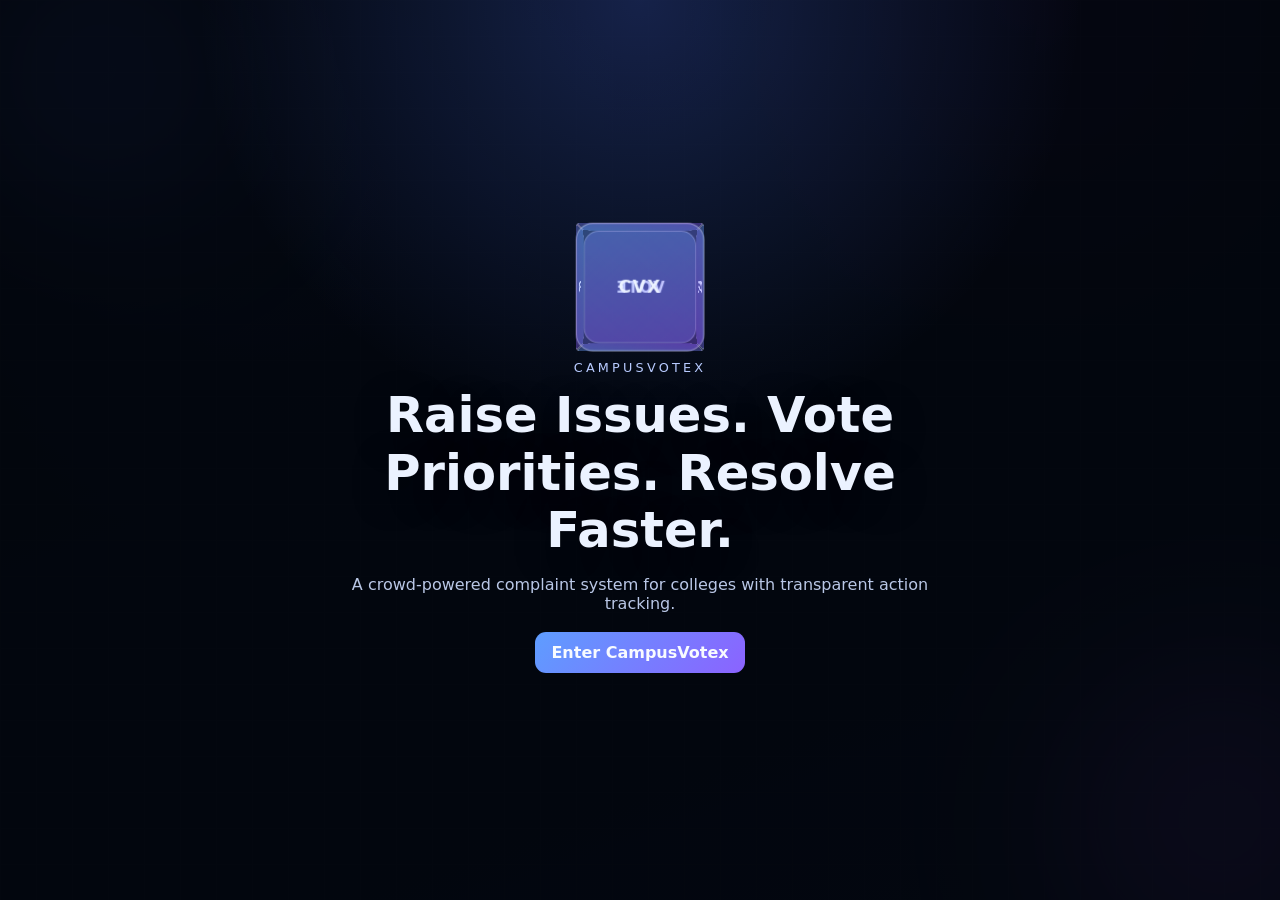
<file: index.html>
<!DOCTYPE html>
<html lang="en">

<head>
  <meta charset="UTF-8" />
  <meta name="viewport" content="width=device-width, initial-scale=1.0" />
  <title>CampusVotex | Smart Campus Complaint & Voting</title>
  <meta name="description"
    content="CampusVotex helps students raise campus issues, prioritize them with votes, and lets staff resolve them with transparent updates." />
  <link rel="icon" type="image/svg+xml" href="assets/campusvotex-logo.svg" />
  <link rel="stylesheet" href="css/style.css" />
</head>

<body>
  <div class="bg-orb orb-one"></div>
  <div class="bg-orb orb-two"></div>
  <div class="bg-grid" aria-hidden="true"></div>

  <div id="entryOverlay" class="entry-overlay">
    <div class="entry-scene">
      <div class="logo-3d-wrap" aria-hidden="true">
        <div class="logo-3d">
          <span class="face front">CVX</span>
          <span class="face back">VOTE</span>
          <span class="face right">CARE</span>
          <span class="face left">FIX</span>
          <span class="face top">ACT</span>
          <span class="face bottom">NOW</span>
        </div>
      </div>
      <p class="entry-tag">CampusVotex</p>
      <h1>Raise Issues. Vote Priorities. Resolve Faster.</h1>
      <p class="entry-text">A crowd-powered complaint system for colleges with transparent action tracking.</p>
      <button id="enterPortalBtn" class="btn btn-primary">Enter CampusVotex</button>
    </div>
  </div>

  <div id="authModal" class="auth-modal hidden">
    <div class="glass-card auth-card">
      <div class="logo-line">
        <img src="assets/campusvotex-logo.svg" alt="CampusVotex logo" class="brand-logo" />
        <h2>CampusVotex Login</h2>
      </div>
      <p class="muted">Sign in with your college register ID and password.</p>
      <form id="loginForm" class="form-grid single-col">
        <label>
          Role
          <select id="role" required>
            <option value="student">Student</option>
            <option value="staff">Teacher / Staff</option>
          </select>
        </label>
        <label>
          College Register No.
          <input id="registerNo" type="text" maxlength="20" required placeholder="eg: 23CSE104" />
        </label>
        <label>
          Password
          <input id="password" type="password" required placeholder="Enter password" />
        </label>
        <button class="btn btn-primary" type="submit">Login</button>
      </form>
      <p id="loginHint" class="hint"></p>
    </div>
  </div>

  <div id="app" class="hidden">
    <header class="topbar glass-card">
      <div class="container topbar-inner">
        <div class="brand-wrap">
          <img src="assets/campusvotex-logo.svg" alt="CampusVotex logo" class="brand-logo" />
          <div>
            <p class="badge">Smart Complaint Platform</p>
            <h2 class="brand-title">CampusVotex</h2>
            <p class="subtitle">Crowd-based priority system for college problem solving.</p>
          </div>
        </div>
        <div class="user-panel">
          <div id="sessionInfo" class="session-info"></div>
          <button id="logoutBtn" class="btn btn-ghost">Logout</button>
        </div>
      </div>
    </header>

    <main class="container layout">
      <section class="glass-card stats-grid">
        <article>
          <h3>Total Open Issues</h3>
          <p id="statOpen" class="stat-value">0</p>
        </article>
        <article>
          <h3>Top Voted Issue</h3>
          <p id="statTopTitle" class="stat-value small">-</p>
          <p id="statTopVotes" class="muted">0 votes</p>
        </article>
        <article>
          <h3>High Priority Alerts</h3>
          <p id="statAlerts" class="stat-value">0</p>
        </article>
      </section>

      <section class="glass-card">
        <h3>Post an Issue</h3>
        <p class="muted">Required: title, class or location, and short description.</p>
        <form id="issueForm" class="form-grid">
          <label>
            Title
            <input type="text" id="title" required maxlength="90" placeholder="Projector not working" />
          </label>
          <label>
            Class / Location
            <input type="text" id="location" required maxlength="70" placeholder="CSE Class A / Lab-2" />
          </label>
          <label class="full">
            Small Description
            <textarea id="description" rows="4" required maxlength="300"
              placeholder="Briefly explain the issue and impact..."></textarea>
          </label>
          <button type="submit" class="btn btn-primary">Submit Issue</button>
        </form>
      </section>

      <section class="glass-card">
        <div class="list-head">
          <h3>Community Issue Board</h3>
          <div class="controls">
            <select id="statusFilter">
              <option value="all">All</option>
              <option value="Open">Open</option>
              <option value="In Progress">In Progress</option>
              <option value="Resolved">Resolved</option>
            </select>
            <span id="issueCount">0 issues</span>
          </div>
        </div>

        <p id="staffAlarm" class="alarm hidden"></p>
        <div id="topProblems" class="top-problems"></div>
        <div id="issueList" class="issue-list"></div>
      </section>

      <section class="glass-card">
        <h3>Resolution Ratings</h3>
        <p class="muted">After an issue is resolved, students can rate the solution quality.</p>
        <div id="ratingList" class="rating-list"></div>
      </section>

      <section class="glass-card" id="about">
        <h3>About CampusVotex</h3>
        <p>CampusVotex is a college-focused complaint management platform where students report problems and vote for
          priorities. Staff members update issue status as the work progresses, making resolution transparent and
          accountable for everyone.</p>
        <ul>
          <li>Students can post and vote issues.</li>
          <li>Teachers / staff can update issue status and close issues.</li>
          <li>High-voted unresolved issues trigger staff alerts.</li>
          <li>Similar issues are auto-merged using AI-style text similarity logic.</li>
        </ul>
      </section>
    </main>
  </div>

  <script src="js/main.js"></script>
</body>

</html>
</file>
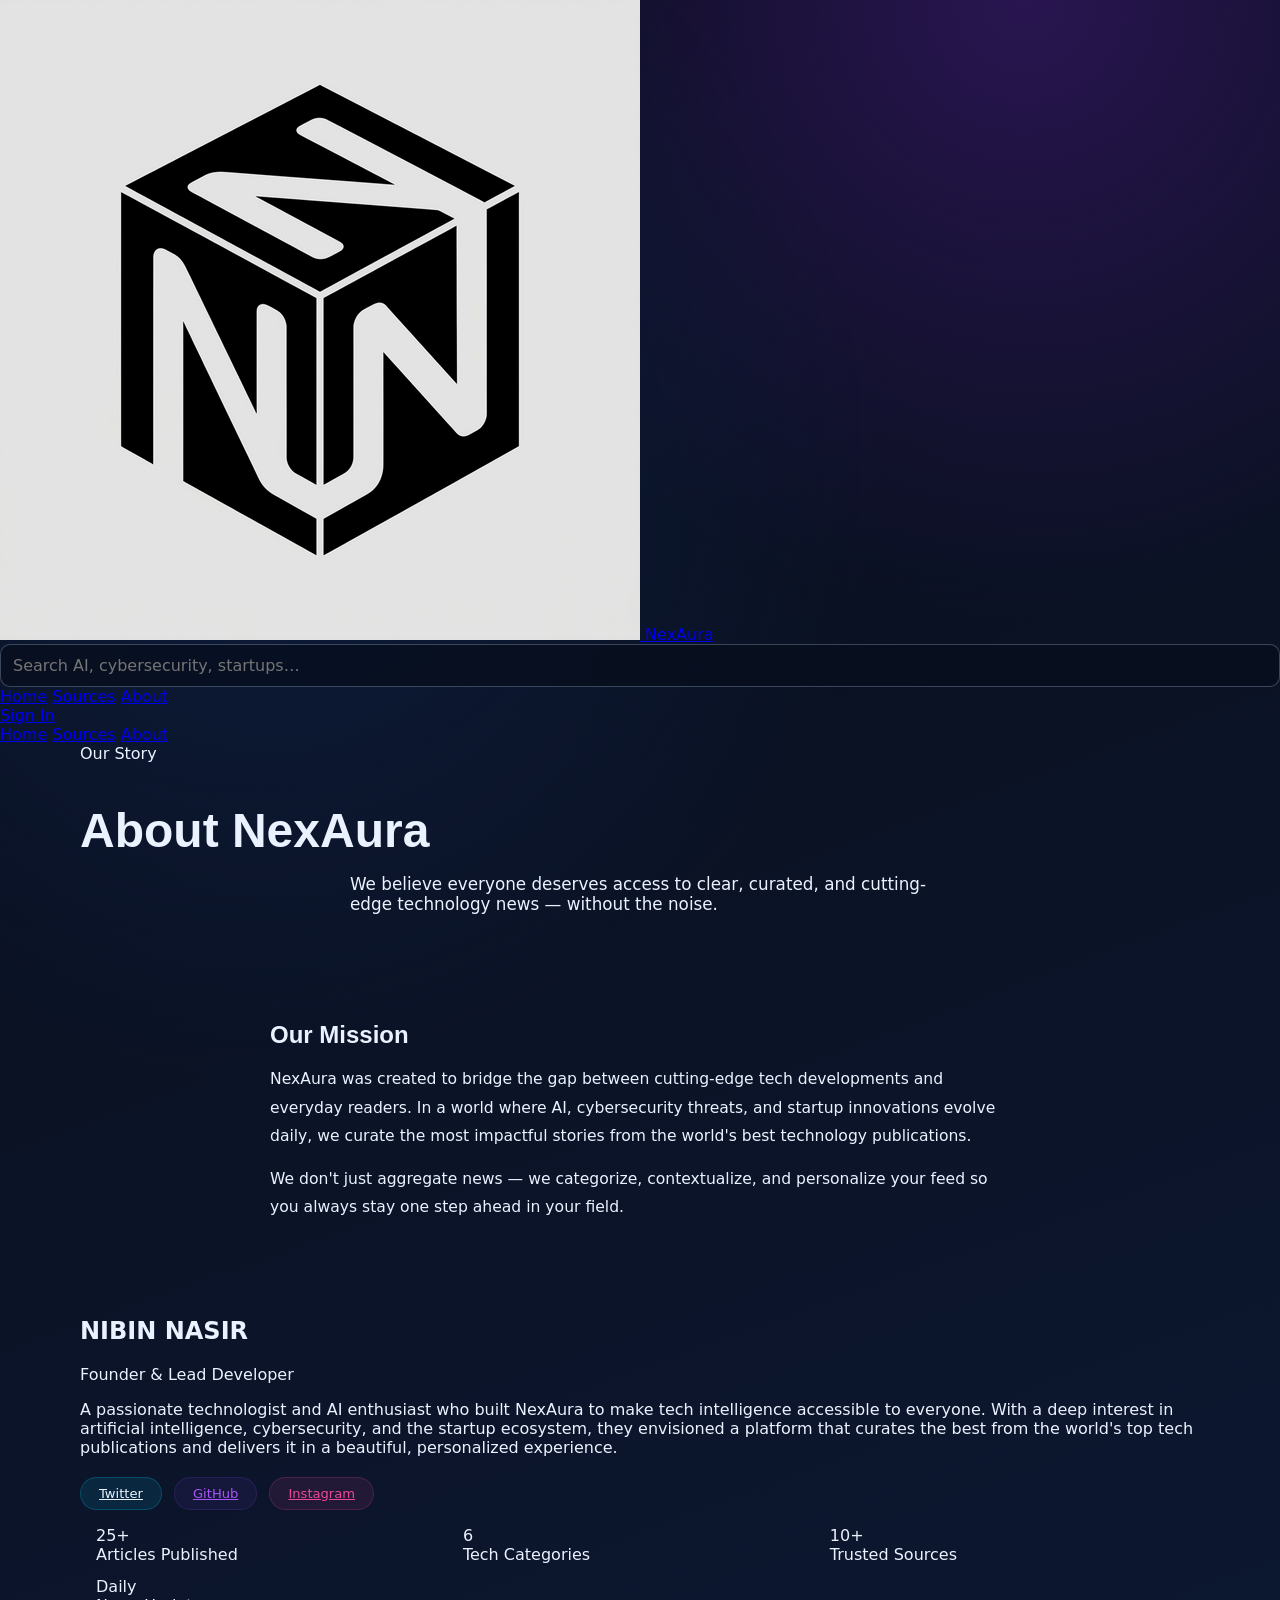
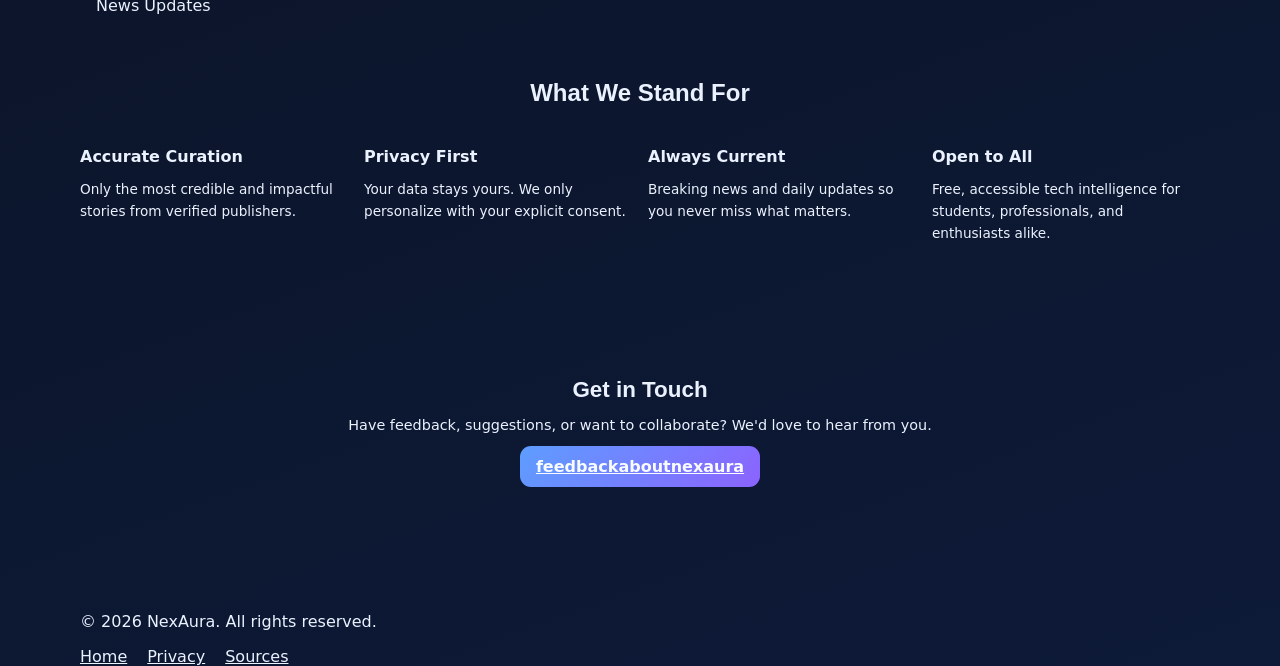
<file: about.html>
﻿<!DOCTYPE html>
<html lang="en">

<head>
    <meta charset="UTF-8" />
    <meta name="viewport" content="width=device-width, initial-scale=1.0" />
    <title>About – NexAura</title>
    <meta name="description"
        content="Learn about NexAura — the team and mission behind your favorite AI and tech news hub." />
    <link rel="icon" href="assets/logo.png" type="image/png" />
    <link rel="stylesheet" href="css/style.css" />
</head>

<body>
    <!-- Animated Background -->
    <div class="bg-streaks" aria-hidden="true">
        <div class="bg-streak"></div>
        <div class="bg-streak"></div>
        <div class="bg-streak"></div>
        <div class="bg-streak"></div>
        <div class="bg-streak"></div>
        <div class="bg-streak"></div>
        <div class="bg-streak"></div>
        <div class="bg-streak"></div>
    </div>

    <!-- Navbar -->
    <nav class="navbar" id="navbar">
        <a class="nav-logo" href="index.html">
            <img src="assets/logo.png" alt="NexAura Logo" />
            <span class="nav-logo-text">NexAura</span>
        </a>

        <!-- Desktop Search -->
        <div class="nav-search">
            <span class="search-icon"></span>
            <input type="text" class="search-input" placeholder="Search AI, cybersecurity, startups…"
                autocomplete="off" />
            <div class="search-results-dropdown" id="searchDropdown"></div>
        </div>

        <!-- Desktop Nav -->
        <div class="nav-links nav-links-desktop">
            <a href="index.html" class="nav-link">Home</a>
            <a href="sources.html" class="nav-link">Sources</a>
            <a href="about.html" class="nav-link active">About</a>
        </div>

        <a href="login.html" class="btn-login" id="navLoginBtn">
            <span></span> Sign In
        </a>
        <div class="hamburger" id="hamburger"><span></span><span></span><span></span></div>
    </nav>
    <div class="mobile-nav" id="mobileNav">
        <a href="index.html" class="nav-link"> Home</a>
        <a href="sources.html" class="nav-link"> Sources</a>
        <a href="about.html" class="nav-link active"> About</a>
    </div>

    <!-- About Hero -->
    <section class="about-hero relative">
        <div class="container">
            <div class="hero-badge"><span class="dot"></span> Our Story</div>
            <h1
                style="font-family:'Space Grotesk',sans-serif;font-size:clamp(2rem,4vw,3rem);font-weight:700;margin-bottom:16px;">
                About <span class="gradient-text">NexAura</span>
            </h1>
            <p style="color:var(--text-secondary);font-size:1.05rem;max-width:580px;margin:0 auto 48px;">
                We believe everyone deserves access to clear, curated, and cutting-edge technology news — without the
                noise.
            </p>
        </div>
    </section>

    <main class="container relative" style="padding-bottom:80px;">

        <!-- Mission -->
        <div class="sidebar-card"
            style="max-width:820px;margin:0 auto 40px;padding:40px;border-radius:var(--radius-xl);">
            <h2 style="font-family:'Space Grotesk',sans-serif;font-size:1.5rem;font-weight:700;margin-bottom:16px;">
                Our Mission
            </h2>
            <p style="color:var(--text-secondary);font-size:0.975rem;line-height:1.8;margin-bottom:14px;">
                NexAura was created to bridge the gap between cutting-edge tech developments and everyday readers. In a
                world where AI, cybersecurity threats, and startup innovations evolve daily, we curate the most
                impactful stories from the world's best technology publications.
            </p>
            <p style="color:var(--text-secondary);font-size:0.975rem;line-height:1.8;">
                We don't just aggregate news — we categorize, contextualize, and personalize your feed so you always
                stay one step ahead in your field.
            </p>
        </div>

        <!-- Creator Card -->
        <div class="creator-card">
            <div class="creator-avatar"></div>
            <div class="creator-info">
                <h2 class="creator-name">NIBIN NASIR</h2>
                <p class="creator-role">Founder & Lead Developer</p>
                <p class="creator-bio">
                    A passionate technologist and AI enthusiast who built NexAura to make tech intelligence accessible
                    to everyone. With a deep interest in artificial intelligence, cybersecurity, and the startup
                    ecosystem, they envisioned a platform that curates the best from the world's top tech publications
                    and delivers it in a beautiful, personalized experience.
                </p>
                <div style="display:flex;gap:12px;margin-top:20px;flex-wrap:wrap;">
                    <a href="https://x.com/nbrnibin" target="_blank" style="padding:8px 18px;background:rgba(0,212,255,0.1);border:1px solid rgba(0,212,255,0.2);
            border-radius:50px;font-size:0.82rem;color:var(--accent-blue);"> Twitter</a>
                    <a href="https://github.com/hacksofnibin" target="_blank" style="padding:8px 18px;background:rgba(110,64,201,0.1);border:1px solid rgba(110,64,201,0.2);
            border-radius:50px;font-size:0.82rem;color:#a855f7;"> GitHub</a>
                    <a href="https://www.instagram.com/nbrnibin?igsh=cWh2eDJ2cWdlazUx" target="_blank" style="padding:8px 18px;background:rgba(236,72,153,0.1);border:1px solid rgba(236,72,153,0.2);
            border-radius:50px;font-size:0.82rem;color:#ec4899;"> Instagram</a>
                </div>
            </div>
        </div>

        <!-- Stats -->
        <div class="stats-grid">
            <div class="stat-card">
                <div class="stat-number">25+</div>
                <div class="stat-label">Articles Published</div>
            </div>
            <div class="stat-card">
                <div class="stat-number">6</div>
                <div class="stat-label">Tech Categories</div>
            </div>
            <div class="stat-card">
                <div class="stat-number">10+</div>
                <div class="stat-label">Trusted Sources</div>
            </div>
            <div class="stat-card">
                <div class="stat-number">Daily</div>
                <div class="stat-label">News Updates</div>
            </div>
        </div>

        <!-- Values -->
        <div style="margin-top:48px;">
            <h2
                style="font-family:'Space Grotesk',sans-serif;font-size:1.5rem;font-weight:700;margin-bottom:24px;text-align:center;">
                What We Stand For
            </h2>
            <div style="display:grid;grid-template-columns:repeat(auto-fit,minmax(240px,1fr));gap:16px;">
                <div class="sidebar-card" style="border-color:rgba(0,212,255,0.2);">
                    <div style="font-size:2rem;margin-bottom:12px;"></div>
                    <h3 style="margin-bottom:8px;font-size:1rem;">Accurate Curation</h3>
                    <p style="font-size:0.85rem;color:var(--text-muted);line-height:1.6;">Only the most credible and
                        impactful stories from verified publishers.</p>
                </div>
                <div class="sidebar-card" style="border-color:rgba(139,92,246,0.2);">
                    <div style="font-size:2rem;margin-bottom:12px;"></div>
                    <h3 style="margin-bottom:8px;font-size:1rem;">Privacy First</h3>
                    <p style="font-size:0.85rem;color:var(--text-muted);line-height:1.6;">Your data stays yours. We only
                        personalize with your explicit consent.</p>
                </div>
                <div class="sidebar-card" style="border-color:rgba(236,72,153,0.2);">
                    <div style="font-size:2rem;margin-bottom:12px;"></div>
                    <h3 style="margin-bottom:8px;font-size:1rem;">Always Current</h3>
                    <p style="font-size:0.85rem;color:var(--text-muted);line-height:1.6;">Breaking news and daily
                        updates so you never miss what matters.</p>
                </div>
                <div class="sidebar-card" style="border-color:rgba(16,185,129,0.2);">
                    <div style="font-size:2rem;margin-bottom:12px;"></div>
                    <h3 style="margin-bottom:8px;font-size:1rem;">Open to All</h3>
                    <p style="font-size:0.85rem;color:var(--text-muted);line-height:1.6;">Free, accessible tech
                        intelligence for students, professionals, and enthusiasts alike.</p>
                </div>
            </div>
        </div>

        <!-- Contact -->
        <div
            style="text-align:center;margin-top:60px;padding:40px;background:var(--bg-glass);border:1px solid var(--border-glass);border-radius:var(--radius-xl);">
            <h2 style="font-family:'Space Grotesk',sans-serif;font-size:1.4rem;font-weight:700;margin-bottom:12px;">Get
                in Touch</h2>
            <p style="color:var(--text-muted);font-size:0.9rem;margin-bottom:24px;">Have feedback, suggestions, or want
                to collaborate? We'd love to hear from you.</p>
            <a href="mailto:feedbackaboutnexaura" class="btn btn-primary"> feedbackaboutnexaura</a>
        </div>

    </main>

    <!-- Footer -->
    <footer class="footer">
        <div class="container">
            <div class="footer-bottom">
                <p>© 2026 NexAura. All rights reserved.</p>
                <div style="display:flex;gap:20px;">
                    <a href="index.html" style="color:var(--accent-blue);">Home</a>
                    <a href="privacy.html" style="color:var(--text-muted);">Privacy</a>
                    <a href="sources.html" style="color:var(--text-muted);">Sources</a>
                </div>
            </div>
        </div>
    </footer>

    <script src="js/main.js"></script>
    <script src="js/news.js"></script>
</body>

</html>
</file>
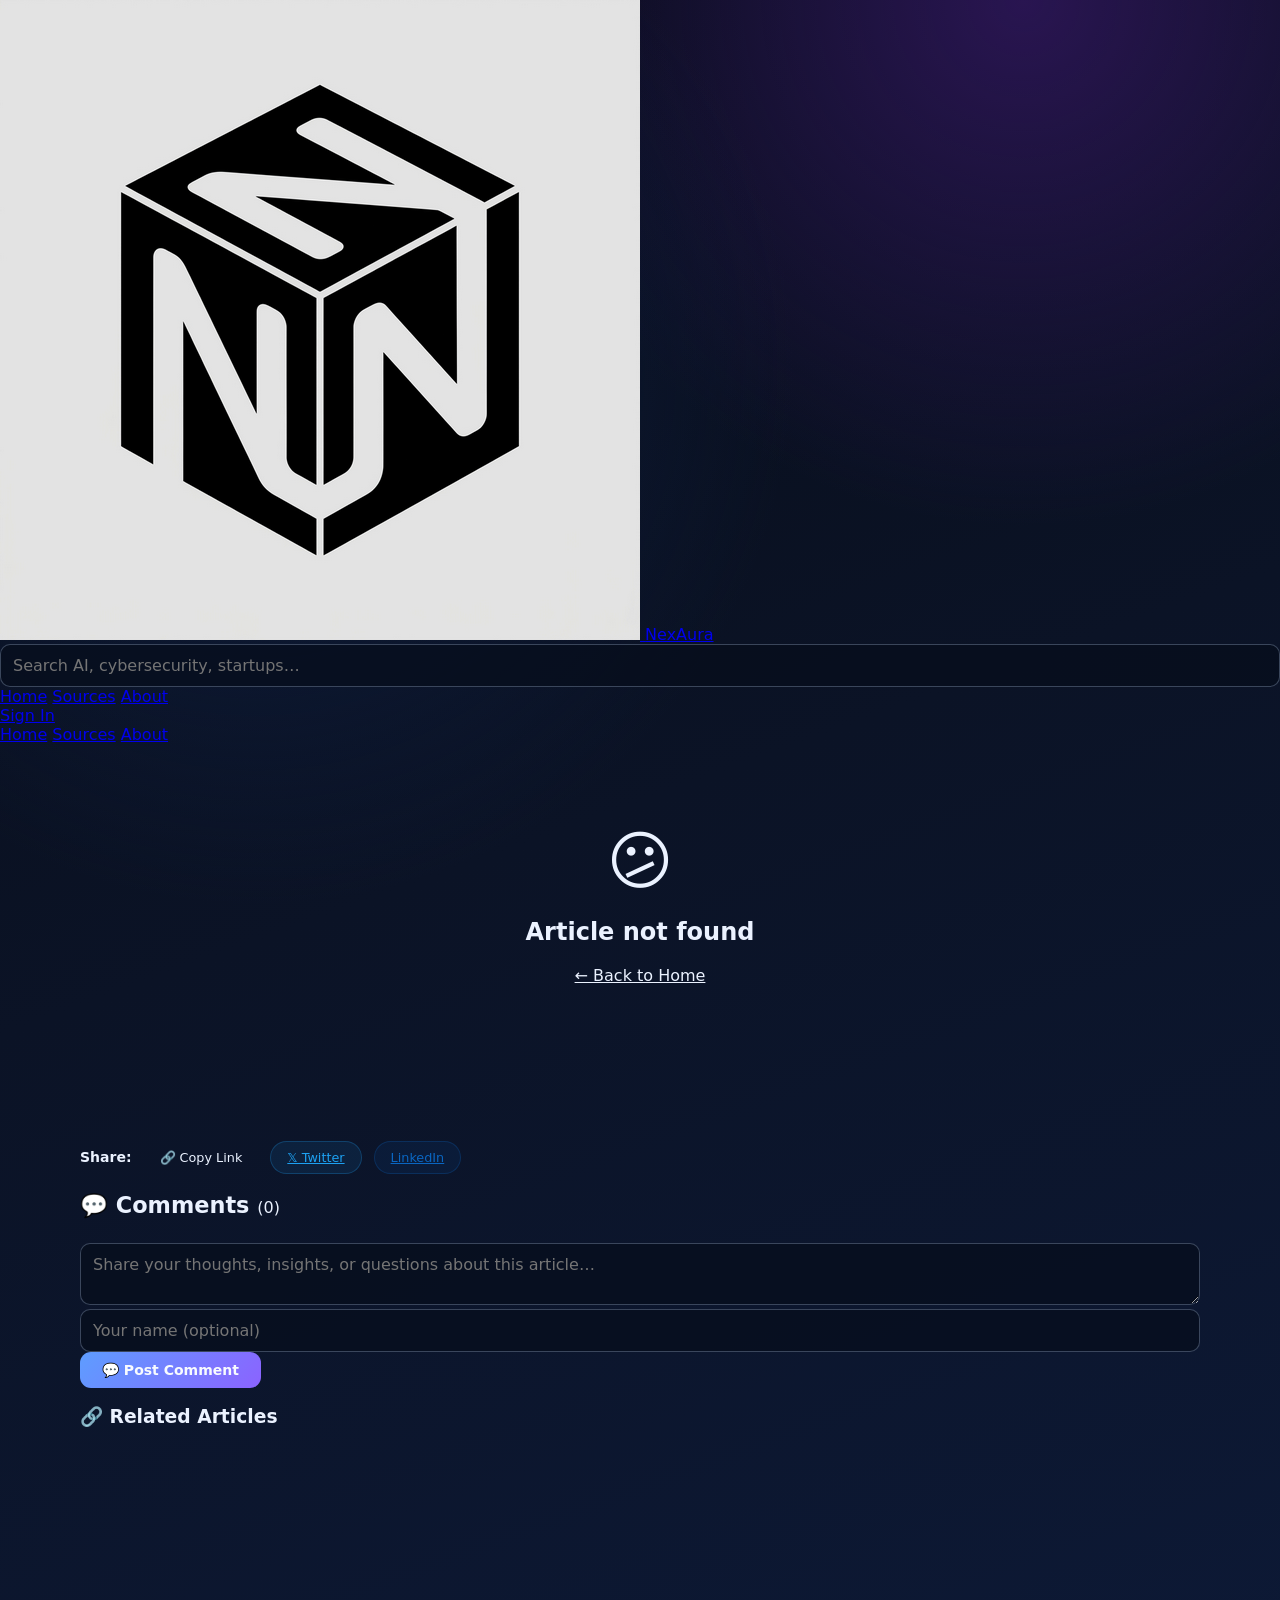
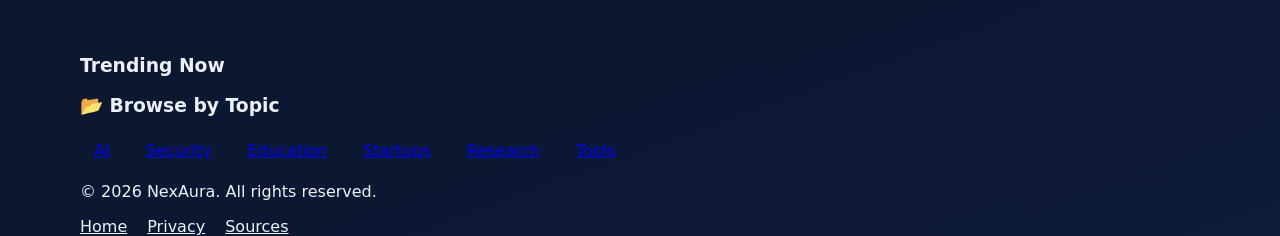
<file: article.html>
﻿<!DOCTYPE html>
<html lang="en">

<head>
    <meta charset="UTF-8" />
    <meta name="viewport" content="width=device-width, initial-scale=1.0" />
    <title>Article – NexAura</title>
    <meta name="description" content="Read the full article on NexAura — AI, tech, and cybersecurity news." />
    <link rel="icon" href="assets/logo.png" type="image/png" />
    <link rel="stylesheet" href="css/style.css" />
</head>

<body>

    <!-- Animated Background -->
    <div class="bg-streaks" aria-hidden="true">
        <div class="bg-streak"></div>
        <div class="bg-streak"></div>
        <div class="bg-streak"></div>
        <div class="bg-streak"></div>
        <div class="bg-streak"></div>
        <div class="bg-streak"></div>
        <div class="bg-streak"></div>
        <div class="bg-streak"></div>
    </div>

    <!-- Navbar -->
    <nav class="navbar" id="navbar">
        <a class="nav-logo" href="index.html">
            <img src="assets/logo.png" alt="NexAura Logo" />
            <span class="nav-logo-text">NexAura</span>
        </a>

        <!-- Desktop Search -->
        <div class="nav-search">
            <span class="search-icon"></span>
            <input type="text" class="search-input" placeholder="Search AI, cybersecurity, startups…"
                autocomplete="off" />
            <div class="search-results-dropdown" id="searchDropdown"></div>
        </div>

        <!-- Desktop Nav -->
        <div class="nav-links nav-links-desktop">
            <a href="index.html" class="nav-link">Home</a>
            <a href="sources.html" class="nav-link">Sources</a>
            <a href="about.html" class="nav-link">About</a>
        </div>

        <a href="login.html" class="btn-login" id="navLoginBtn">
            <span></span> Sign In
        </a>
        <div class="hamburger" id="hamburger"><span></span><span></span><span></span></div>
    </nav>
    <div class="mobile-nav" id="mobileNav">
        <a href="index.html" class="nav-link"> Home</a>
        <a href="sources.html" class="nav-link"> Sources</a>
        <a href="about.html" class="nav-link"> About</a>
    </div>

    <!-- Main Layout -->
    <div class="container">
        <div class="article-layout">
            <!-- Article Main -->
            <article>
                <div id="articleContent">
                    <!-- Skeleton -->
                    <div class="skeleton" style="height:20px;width:200px;margin-bottom:16px;"></div>
                    <div class="skeleton" style="height:40px;width:90%;margin-bottom:12px;"></div>
                    <div class="skeleton" style="height:40px;width:70%;margin-bottom:24px;"></div>
                    <div class="skeleton" style="height:400px;width:100%;border-radius:14px;margin-bottom:28px;"></div>
                    <div class="skeleton" style="height:16px;width:100%;margin-bottom:10px;"></div>
                    <div class="skeleton" style="height:16px;width:95%;margin-bottom:10px;"></div>
                    <div class="skeleton" style="height:16px;width:88%;margin-bottom:10px;"></div>
                </div>

                <!-- Tags -->
                <div id="articleTags" style="display:flex;gap:8px;flex-wrap:wrap;margin-top:24px;"></div>

                <!-- Social Share -->
                <div
                    style="display:flex;align-items:center;gap:12px;margin-top:28px;padding-top:24px;border-top:1px solid var(--border-glass);">
                    <span style="font-size:0.875rem;color:var(--text-muted);font-weight:600;">Share:</span>
                    <button
                        onclick="navigator.clipboard.writeText(window.location.href).then(()=> this.textContent='✅ Copied!')"
                        style="padding:8px 16px;background:var(--bg-glass);border:1px solid var(--border-glass);border-radius:50px;
              font-size:0.8rem;color:var(--text-secondary);cursor:pointer;transition:all 0.2s;">
                        🔗 Copy Link
                    </button>
                    <a href="https://twitter.com/intent/tweet" target="_blank" style="padding:8px 16px;background:rgba(29,161,242,0.1);border:1px solid rgba(29,161,242,0.25);
              border-radius:50px;font-size:0.8rem;color:#1da1f2;">
                        𝕏 Twitter
                    </a>
                    <a href="https://www.linkedin.com/sharing/share-offsite/" target="_blank" style="padding:8px 16px;background:rgba(10,102,194,0.1);border:1px solid rgba(10,102,194,0.25);
              border-radius:50px;font-size:0.8rem;color:#0A66C2;">
                        LinkedIn
                    </a>
                </div>

                <!-- Comments -->
                <div class="comments-section" id="commentsSection">
                    <h2 class="section-title" style="font-size:1.4rem;margin-bottom:24px;">
                        <span class="icon">💬</span>
                        Comments <span style="font-size:1rem;color:var(--text-muted);font-weight:400;">(<span
                                id="commentsCount">0</span>)</span>
                    </h2>

                    <form class="comment-form" id="commentForm">
                        <textarea id="commentText"
                            placeholder="Share your thoughts, insights, or questions about this article…"></textarea>
                        <div class="comment-form-footer">
                            <input type="text" id="commentName" class="comment-name-input"
                                placeholder="Your name (optional)" />
                            <button type="submit" class="btn btn-primary" style="padding:10px 22px;font-size:0.875rem;">
                                💬 Post Comment
                            </button>
                        </div>
                    </form>

                    <div id="commentsList"></div>
                </div>
            </article>

            <!-- Sidebar -->
            <aside>
                <!-- Related Articles -->
                <div class="sidebar-card">
                    <h3><span>🔗</span> Related Articles</h3>
                    <div id="relatedArticles">
                        <div class="skeleton" style="height:55px;width:100%;margin-bottom:12px;border-radius:8px;">
                        </div>
                        <div class="skeleton" style="height:55px;width:100%;margin-bottom:12px;border-radius:8px;">
                        </div>
                        <div class="skeleton" style="height:55px;width:100%;border-radius:8px;"></div>
                    </div>
                </div>

                <!-- Trending -->
                <div class="sidebar-card">
                    <h3><span></span> Trending Now</h3>
                    <div id="sidebarTrending"></div>
                </div>

                <!-- Categories Quick Nav -->
                <div class="sidebar-card">
                    <h3><span>📂</span> Browse by Topic</h3>
                    <div style="display:flex;flex-wrap:wrap;gap:8px;">
                        <a href="index.html" class="cat-badge ai" style="cursor:pointer;padding:6px 14px;"> AI</a>
                        <a href="index.html" class="cat-badge cybersecurity" style="cursor:pointer;padding:6px 14px;">
                            Security</a>
                        <a href="index.html" class="cat-badge education" style="cursor:pointer;padding:6px 14px;">
                            Education</a>
                        <a href="index.html" class="cat-badge startups" style="cursor:pointer;padding:6px 14px;">
                            Startups</a>
                        <a href="index.html" class="cat-badge research" style="cursor:pointer;padding:6px 14px;">
                            Research</a>
                        <a href="index.html" class="cat-badge tools" style="cursor:pointer;padding:6px 14px;">
                            Tools</a>
                    </div>
                </div>
            </aside>
        </div>
    </div>

    <!-- Footer -->
    <footer class="footer">
        <div class="container">
            <div class="footer-bottom" style="border-top:none;padding-top:0;">
                <p>© 2026 NexAura. All rights reserved.</p>
                <div style="display:flex;gap:20px;">
                    <a href="index.html" style="color:var(--accent-blue);">Home</a>
                    <a href="privacy.html" style="color:var(--text-muted);">Privacy</a>
                    <a href="sources.html" style="color:var(--text-muted);">Sources</a>
                </div>
            </div>
        </div>
    </footer>

    <script src="js/main.js"></script>
    <script src="js/comments.js"></script>
    <script src="js/news.js"></script>
</body>

</html>
</file>
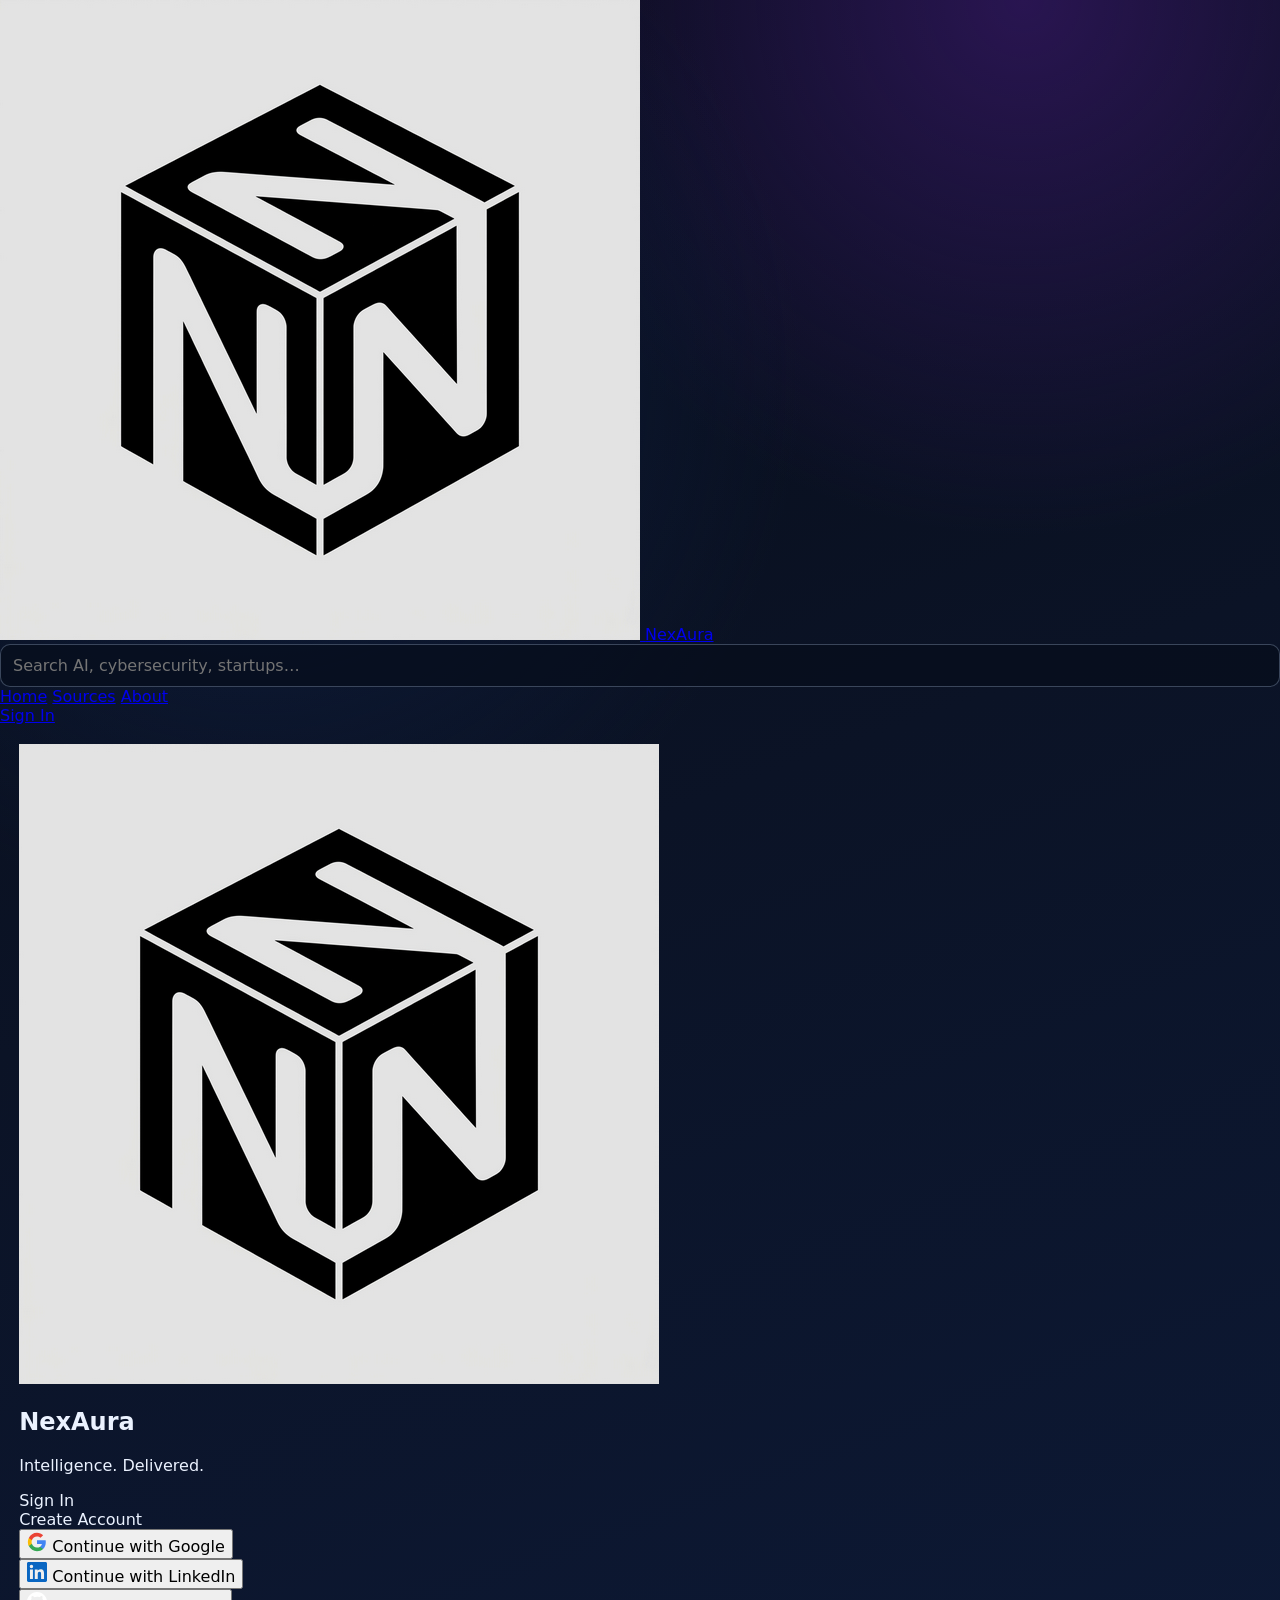
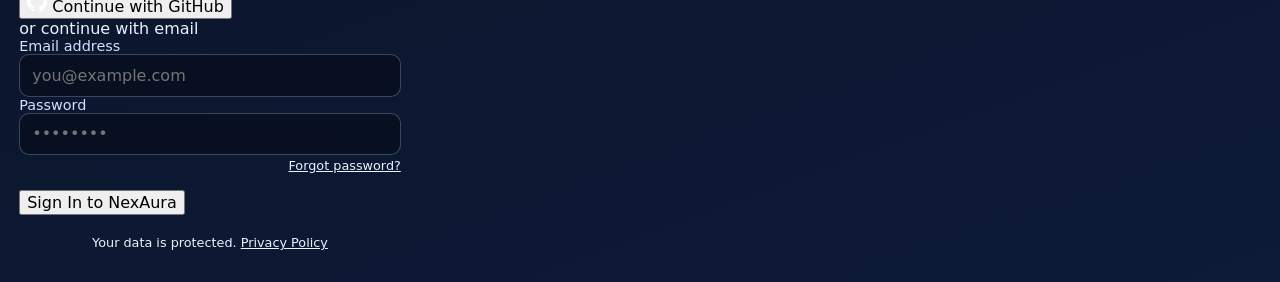
<file: login.html>
﻿<!DOCTYPE html>
<html lang="en">

<head>
    <meta charset="UTF-8" />
    <meta name="viewport" content="width=device-width, initial-scale=1.0" />
    <title>Sign In – NexAura</title>
    <meta name="description" content="Sign in to NexAura for a personalized AI and tech news experience." />
    <link rel="icon" href="assets/logo.png" type="image/png" />
    <link rel="stylesheet" href="css/style.css" />
</head>

<body id="loginPage">

    <!-- Animated Background -->
    <div class="bg-streaks" aria-hidden="true">
        <div class="bg-streak"></div>
        <div class="bg-streak"></div>
        <div class="bg-streak"></div>
        <div class="bg-streak"></div>
        <div class="bg-streak"></div>
        <div class="bg-streak"></div>
        <div class="bg-streak"></div>
        <div class="bg-streak"></div>
    </div>

    <!-- Navbar -->
    <nav class="navbar" id="navbar">
        <a class="nav-logo" href="index.html">
            <img src="assets/logo.png" alt="NexAura Logo" />
            <span class="nav-logo-text">NexAura</span>
        </a>

        <!-- Desktop Search -->
        <div class="nav-search">
            <span class="search-icon"></span>
            <input type="text" class="search-input" placeholder="Search AI, cybersecurity, startups…"
                autocomplete="off" />
            <div class="search-results-dropdown" id="searchDropdown"></div>
        </div>

        <!-- Desktop Nav -->
        <div class="nav-links nav-links-desktop">
            <a href="index.html" class="nav-link">Home</a>
            <a href="sources.html" class="nav-link">Sources</a>
            <a href="about.html" class="nav-link">About</a>
        </div>

        <a href="login.html" class="btn-login" id="navLoginBtn">
            <span></span> Sign In
        </a>
        <div class="hamburger" id="hamburger"><span></span><span></span><span></span></div>
    </nav>

    <!-- Auth Loading Overlay -->
    <div id="authLoadingOverlay" style="display:none;position:fixed;inset:0;z-index:9999;background:rgba(7,11,24,0.95);
    align-items:center;justify-content:center;backdrop-filter:blur(10px);flex-direction:column;gap:16px;">
        <div style="width:48px;height:48px;border:3px solid var(--border-glass);border-top-color:var(--accent-blue);
      border-radius:50%;animation:spin 0.8s linear infinite;"></div>
        <p style="color:var(--text-secondary);font-size:0.95rem;">Connecting...</p>
    </div>

    <!-- Auth Page -->
    <div class="auth-page relative">
        <div class="auth-card">
            <div class="auth-logo">
                <img src="assets/logo.png" alt="NexAura" />
                <h2>NexAura</h2>
                <p>Intelligence. Delivered.</p>
            </div>

            <!-- Tabs -->
            <div class="auth-tabs">
                <div class="auth-tab active" data-tab="login">Sign In</div>
                <div class="auth-tab" data-tab="signup">Create Account</div>
            </div>

            <!-- Social Login -->
            <div class="social-login">
                <button class="social-btn google" id="googleLogin">
                    <svg width="20" height="20" viewBox="0 0 24 24">
                        <path fill="#4285F4"
                            d="M22.56 12.25c0-.78-.07-1.53-.2-2.25H12v4.26h5.92c-.26 1.37-1.04 2.53-2.21 3.31v2.77h3.57c2.08-1.92 3.28-4.74 3.28-8.09z" />
                        <path fill="#34A853"
                            d="M12 23c2.97 0 5.46-.98 7.28-2.66l-3.57-2.77c-.98.66-2.23 1.06-3.71 1.06-2.86 0-5.29-1.93-6.16-4.53H2.18v2.84C3.99 20.53 7.7 23 12 23z" />
                        <path fill="#FBBC05"
                            d="M5.84 14.09c-.22-.66-.35-1.36-.35-2.09s.13-1.43.35-2.09V7.07H2.18C1.43 8.55 1 10.22 1 12s.43 3.45 1.18 4.93l2.85-2.22.81-.62z" />
                        <path fill="#EA4335"
                            d="M12 5.38c1.62 0 3.06.56 4.21 1.64l3.15-3.15C17.45 2.09 14.97 1 12 1 7.7 1 3.99 3.47 2.18 7.07l3.66 2.84c.87-2.6 3.3-4.53 6.16-4.53z" />
                    </svg>
                    Continue with Google
                </button>
                <button class="social-btn linkedin" id="linkedinLogin">
                    <svg width="20" height="20" viewBox="0 0 24 24" fill="#0A66C2">
                        <path
                            d="M20.447 20.452h-3.554v-5.569c0-1.328-.027-3.037-1.852-3.037-1.853 0-2.136 1.445-2.136 2.939v5.667H9.351V9h3.414v1.561h.046c.477-.9 1.637-1.85 3.37-1.85 3.601 0 4.267 2.37 4.267 5.455v6.286zM5.337 7.433a2.062 2.062 0 01-2.063-2.065 2.064 2.064 0 112.063 2.065zm1.782 13.019H3.555V9h3.564v11.452zM22.225 0H1.771C.792 0 0 .774 0 1.729v20.542C0 23.227.792 24 1.771 24h20.451C23.2 24 24 23.227 24 22.271V1.729C24 .774 23.2 0 22.222 0h.003z" />
                    </svg>
                    Continue with LinkedIn
                </button>
                <button class="social-btn github" id="githubLogin">
                    <svg width="20" height="20" viewBox="0 0 24 24" fill="#ffffff">
                        <path
                            d="M12 0C5.374 0 0 5.373 0 12c0 5.302 3.438 9.8 8.207 11.387.599.111.793-.261.793-.577v-2.234c-3.338.726-4.033-1.416-4.033-1.416-.546-1.387-1.333-1.756-1.333-1.756-1.089-.745.083-.729.083-.729 1.205.084 1.839 1.237 1.839 1.237 1.07 1.834 2.807 1.304 3.492.997.107-.775.418-1.305.762-1.604-2.665-.305-5.467-1.334-5.467-5.931 0-1.311.469-2.381 1.236-3.221-.124-.303-.535-1.524.117-3.176 0 0 1.008-.322 3.301 1.23A11.509 11.509 0 0112 5.803c1.02.005 2.047.138 3.006.404 2.291-1.552 3.297-1.23 3.297-1.23.653 1.653.242 2.874.118 3.176.77.84 1.235 1.911 1.235 3.221 0 4.609-2.807 5.624-5.479 5.921.43.372.823 1.102.823 2.222v3.293c0 .319.192.694.801.576C20.566 21.797 24 17.3 24 12c0-6.627-5.373-12-12-12z" />
                    </svg>
                    Continue with GitHub
                </button>
            </div>

            <div class="auth-divider">or continue with email</div>

            <!-- Login Form -->
            <form id="loginForm">
                <div class="form-group">
                    <label class="form-label">Email address</label>
                    <input type="email" id="loginEmail" class="form-input" placeholder="you@example.com" required />
                </div>
                <div class="form-group">
                    <label class="form-label">Password</label>
                    <input type="password" id="loginPassword" class="form-input" placeholder="••••••••" required />
                </div>
                <div style="text-align:right;margin-bottom:16px;">
                    <a href="#" style="font-size:0.8rem;color:var(--accent-blue);">Forgot password?</a>
                </div>
                <button type="submit" class="form-submit">Sign In to NexAura</button>
            </form>

            <!-- Sign Up Form (hidden) -->
            <form id="signupForm" style="display:none;">
                <div class="form-group">
                    <label class="form-label">Full name</label>
                    <input type="text" id="signupName" class="form-input" placeholder="Your name" required />
                </div>
                <div class="form-group">
                    <label class="form-label">Email address</label>
                    <input type="email" id="signupEmail" class="form-input" placeholder="you@example.com" required />
                </div>
                <div class="form-group">
                    <label class="form-label">Create password</label>
                    <input type="password" id="signupPassword" class="form-input" placeholder="Min. 8 characters"
                        required />
                </div>
                <p style="font-size:0.78rem;color:var(--text-muted);margin-bottom:14px;">
                    By creating an account, you agree to our <a href="privacy.html"
                        style="color:var(--accent-blue);">Privacy Policy</a>.
                </p>
                <button type="submit" class="form-submit">Create Account</button>
            </form>

            <p style="text-align:center;font-size:0.8rem;color:var(--text-muted);margin-top:20px;">
                Your data is protected. <a href="privacy.html" style="color:var(--accent-blue);">Privacy Policy</a>
            </p>
        </div>
    </div>

    <style>
        @keyframes spin {
            to {
                transform: rotate(360deg);
            }
        }
    </style>
    <script src="js/main.js"></script>
    <script src="js/auth.js"></script>

    <script src="js/main.js"></script>
    <script src="js/news.js"></script>
</body>

</html>
</file>
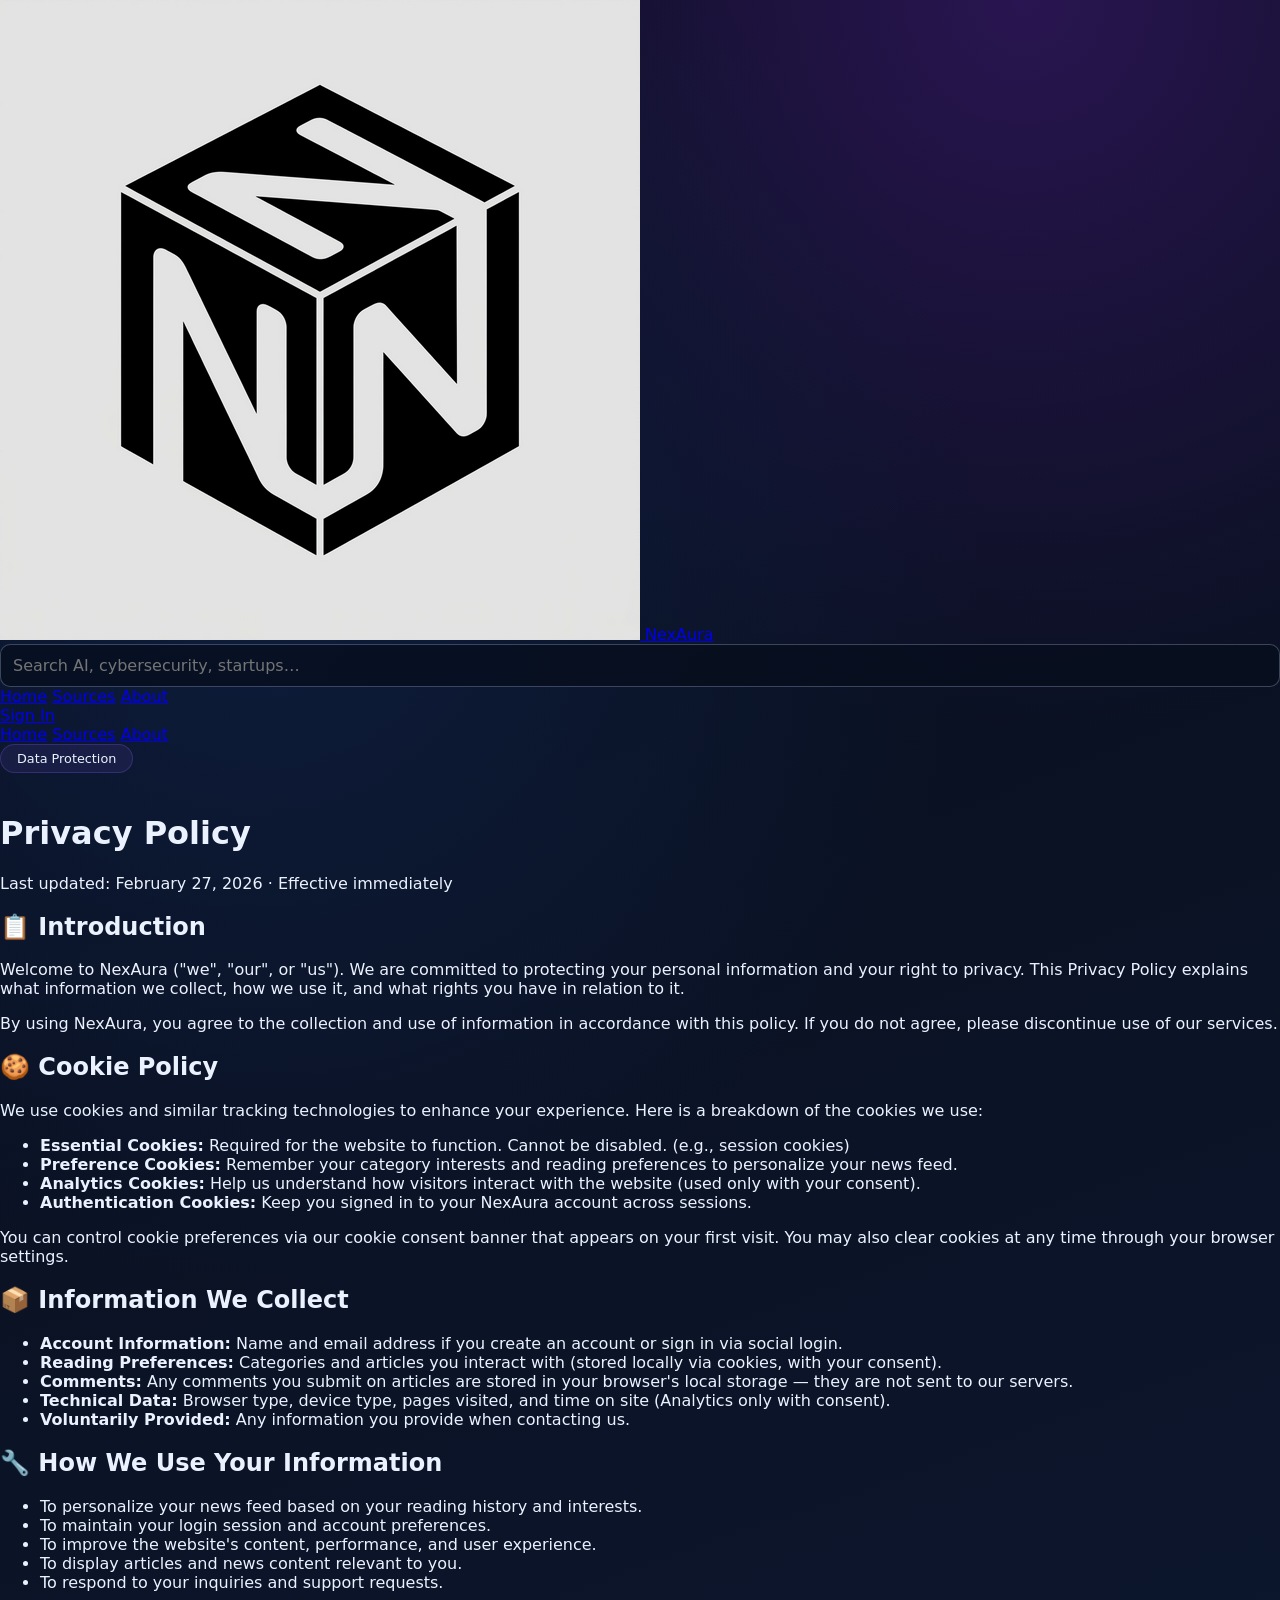
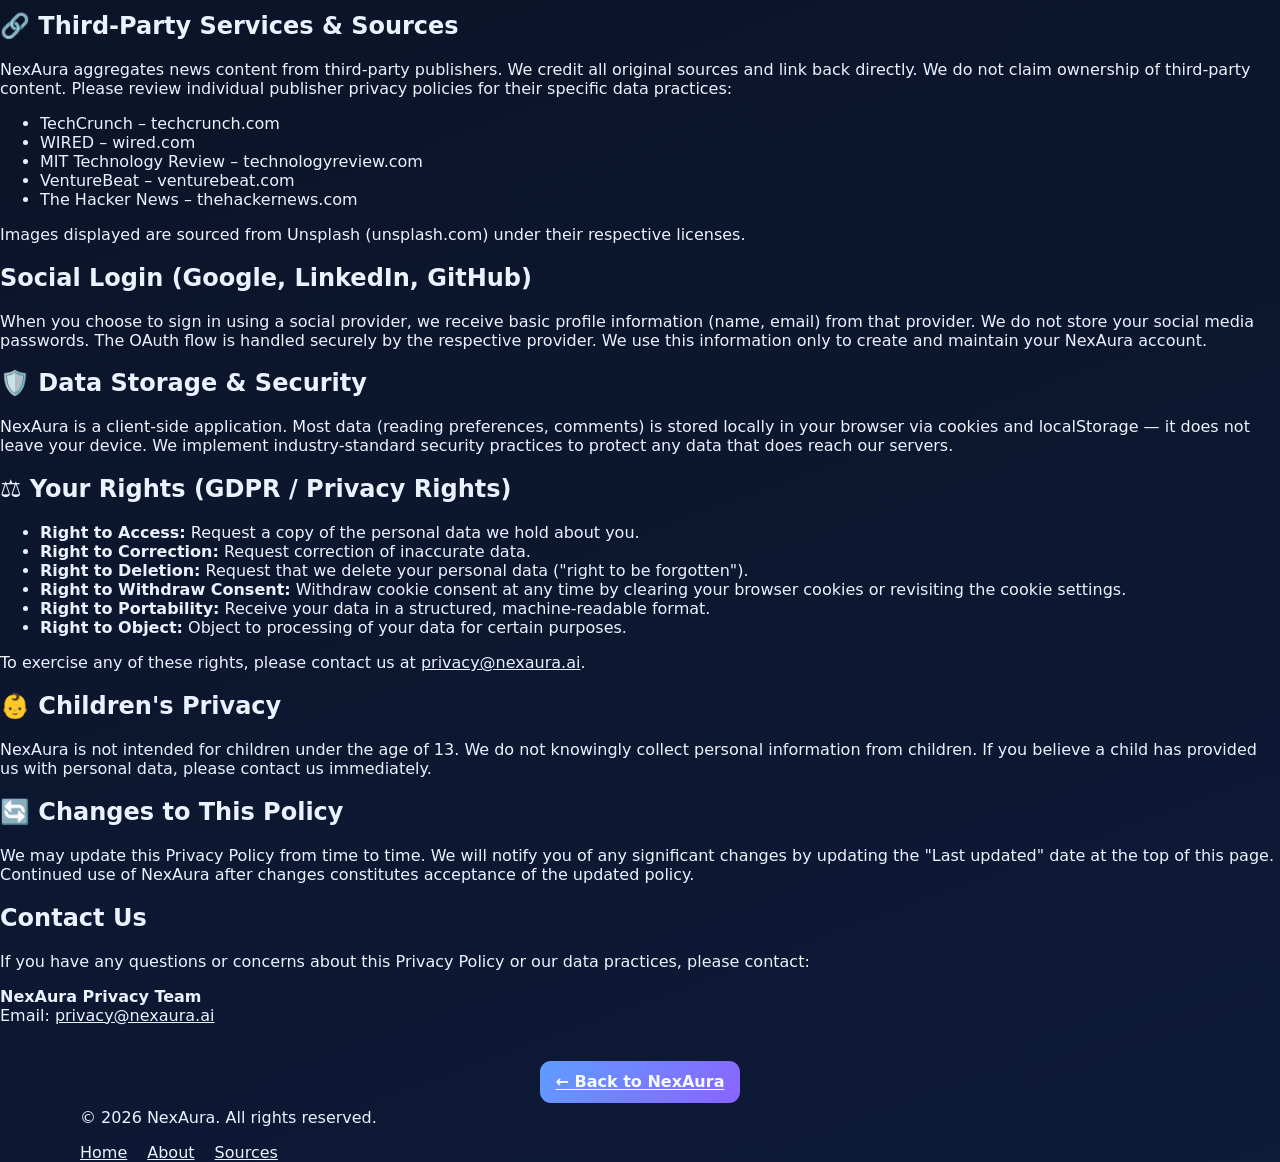
<file: privacy.html>
﻿<!DOCTYPE html>
<html lang="en">

<head>
    <meta charset="UTF-8" />
    <meta name="viewport" content="width=device-width, initial-scale=1.0" />
    <title>Privacy Policy – NexAura</title>
    <meta name="description" content="Learn how NexAura handles your data, cookies, and privacy rights." />
    <link rel="icon" href="assets/logo.png" type="image/png" />
    <link rel="stylesheet" href="css/style.css" />
</head>

<body>
    <!-- Navbar -->
    <nav class="navbar" id="navbar">
        <a class="nav-logo" href="index.html">
            <img src="assets/logo.png" alt="NexAura Logo" />
            <span class="nav-logo-text">NexAura</span>
        </a>

        <!-- Desktop Search -->
        <div class="nav-search">
            <span class="search-icon"></span>
            <input type="text" class="search-input" placeholder="Search AI, cybersecurity, startups…"
                autocomplete="off" />
            <div class="search-results-dropdown" id="searchDropdown"></div>
        </div>

        <!-- Desktop Nav -->
        <div class="nav-links nav-links-desktop">
            <a href="index.html" class="nav-link">Home</a>
            <a href="sources.html" class="nav-link">Sources</a>
            <a href="about.html" class="nav-link">About</a>
        </div>

        <a href="login.html" class="btn-login" id="navLoginBtn">
            <span></span> Sign In
        </a>
        <div class="hamburger" id="hamburger"><span></span><span></span><span></span></div>
    </nav>
    <div class="mobile-nav" id="mobileNav">
        <a href="index.html" class="nav-link"> Home</a>
        <a href="sources.html" class="nav-link"> Sources</a>
        <a href="about.html" class="nav-link"> About</a>
    </div>

    <!-- Policy Content -->
    <main class="relative">
        <div class="policy-content">
            <div style="display:inline-flex;align-items:center;gap:8px;padding:6px 16px;
        background:rgba(139,92,246,0.1);border:1px solid rgba(139,92,246,0.25);
        border-radius:50px;font-size:0.8rem;color:var(--accent-purple);margin-bottom:20px;">
                Data Protection
            </div>
            <h1>Privacy <span class="gradient-text">Policy</span></h1>
            <p class="last-updated">Last updated: February 27, 2026 · Effective immediately</p>

            <div class="policy-section">
                <h2>📋 Introduction</h2>
                <p>Welcome to NexAura ("we", "our", or "us"). We are committed to protecting your personal information
                    and your right to privacy. This Privacy Policy explains what information we collect, how we use it,
                    and what rights you have in relation to it.</p>
                <p style="margin-top:12px;">By using NexAura, you agree to the collection and use of information in
                    accordance with this policy. If you do not agree, please discontinue use of our services.</p>
            </div>

            <div class="policy-section">
                <h2>🍪 Cookie Policy</h2>
                <p>We use cookies and similar tracking technologies to enhance your experience. Here is a breakdown of
                    the cookies we use:</p>
                <ul>
                    <li><strong>Essential Cookies:</strong> Required for the website to function. Cannot be disabled.
                        (e.g., session cookies)</li>
                    <li><strong>Preference Cookies:</strong> Remember your category interests and reading preferences to
                        personalize your news feed.</li>
                    <li><strong>Analytics Cookies:</strong> Help us understand how visitors interact with the website
                        (used only with your consent).</li>
                    <li><strong>Authentication Cookies:</strong> Keep you signed in to your NexAura account across
                        sessions.</li>
                </ul>
                <p style="margin-top:12px;">You can control cookie preferences via our cookie consent banner that
                    appears on your first visit. You may also clear cookies at any time through your browser settings.
                </p>
            </div>

            <div class="policy-section">
                <h2>📦 Information We Collect</h2>
                <ul>
                    <li><strong>Account Information:</strong> Name and email address if you create an account or sign in
                        via social login.</li>
                    <li><strong>Reading Preferences:</strong> Categories and articles you interact with (stored locally
                        via cookies, with your consent).</li>
                    <li><strong>Comments:</strong> Any comments you submit on articles are stored in your browser's
                        local storage — they are not sent to our servers.</li>
                    <li><strong>Technical Data:</strong> Browser type, device type, pages visited, and time on site
                        (Analytics only with consent).</li>
                    <li><strong>Voluntarily Provided:</strong> Any information you provide when contacting us.</li>
                </ul>
            </div>

            <div class="policy-section">
                <h2>🔧 How We Use Your Information</h2>
                <ul>
                    <li>To personalize your news feed based on your reading history and interests.</li>
                    <li>To maintain your login session and account preferences.</li>
                    <li>To improve the website's content, performance, and user experience.</li>
                    <li>To display articles and news content relevant to you.</li>
                    <li>To respond to your inquiries and support requests.</li>
                </ul>
            </div>

            <div class="policy-section">
                <h2>🔗 Third-Party Services & Sources</h2>
                <p>NexAura aggregates news content from third-party publishers. We credit all original sources and link
                    back directly. We do not claim ownership of third-party content. Please review individual publisher
                    privacy policies for their specific data practices:</p>
                <ul>
                    <li>TechCrunch – techcrunch.com</li>
                    <li>WIRED – wired.com</li>
                    <li>MIT Technology Review – technologyreview.com</li>
                    <li>VentureBeat – venturebeat.com</li>
                    <li>The Hacker News – thehackernews.com</li>
                </ul>
                <p style="margin-top:12px;">Images displayed are sourced from Unsplash (unsplash.com) under their
                    respective licenses.</p>
            </div>

            <div class="policy-section">
                <h2> Social Login (Google, LinkedIn, GitHub)</h2>
                <p>When you choose to sign in using a social provider, we receive basic profile information (name,
                    email) from that provider. We do not store your social media passwords. The OAuth flow is handled
                    securely by the respective provider. We use this information only to create and maintain your
                    NexAura account.</p>
            </div>

            <div class="policy-section">
                <h2>🛡️ Data Storage & Security</h2>
                <p>NexAura is a client-side application. Most data (reading preferences, comments) is stored locally in
                    your browser via cookies and localStorage — it does not leave your device. We implement
                    industry-standard security practices to protect any data that does reach our servers.</p>
            </div>

            <div class="policy-section">
                <h2>⚖️ Your Rights (GDPR / Privacy Rights)</h2>
                <ul>
                    <li><strong>Right to Access:</strong> Request a copy of the personal data we hold about you.</li>
                    <li><strong>Right to Correction:</strong> Request correction of inaccurate data.</li>
                    <li><strong>Right to Deletion:</strong> Request that we delete your personal data ("right to be
                        forgotten").</li>
                    <li><strong>Right to Withdraw Consent:</strong> Withdraw cookie consent at any time by clearing your
                        browser cookies or revisiting the cookie settings.</li>
                    <li><strong>Right to Portability:</strong> Receive your data in a structured, machine-readable
                        format.</li>
                    <li><strong>Right to Object:</strong> Object to processing of your data for certain purposes.</li>
                </ul>
                <p style="margin-top:12px;">To exercise any of these rights, please contact us at <a
                        href="mailto:privacy@nexaura.ai" style="color:var(--accent-blue);">privacy@nexaura.ai</a>.</p>
            </div>

            <div class="policy-section">
                <h2>👶 Children's Privacy</h2>
                <p>NexAura is not intended for children under the age of 13. We do not knowingly collect personal
                    information from children. If you believe a child has provided us with personal data, please contact
                    us immediately.</p>
            </div>

            <div class="policy-section">
                <h2>🔄 Changes to This Policy</h2>
                <p>We may update this Privacy Policy from time to time. We will notify you of any significant changes by
                    updating the "Last updated" date at the top of this page. Continued use of NexAura after changes
                    constitutes acceptance of the updated policy.</p>
            </div>

            <div class="policy-section">
                <h2> Contact Us</h2>
                <p>If you have any questions or concerns about this Privacy Policy or our data practices, please
                    contact:</p>
                <p style="margin-top:10px;">
                    <strong>NexAura Privacy Team</strong><br />
                    Email: <a href="mailto:privacy@nexaura.ai" style="color:var(--accent-blue);">privacy@nexaura.ai</a>
                </p>
            </div>

            <div style="margin-top:48px;text-align:center;">
                <a href="index.html" class="btn btn-primary">← Back to NexAura</a>
            </div>
        </div>
    </main>

    <!-- Footer -->
    <footer class="footer">
        <div class="container">
            <div class="footer-bottom">
                <p>© 2026 NexAura. All rights reserved.</p>
                <div style="display:flex;gap:20px;">
                    <a href="index.html" style="color:var(--accent-blue);">Home</a>
                    <a href="about.html" style="color:var(--text-muted);">About</a>
                    <a href="sources.html" style="color:var(--text-muted);">Sources</a>
                </div>
            </div>
        </div>
    </footer>

    <script src="js/main.js"></script>
    <script src="js/news.js"></script>
</body>

</html>
</file>
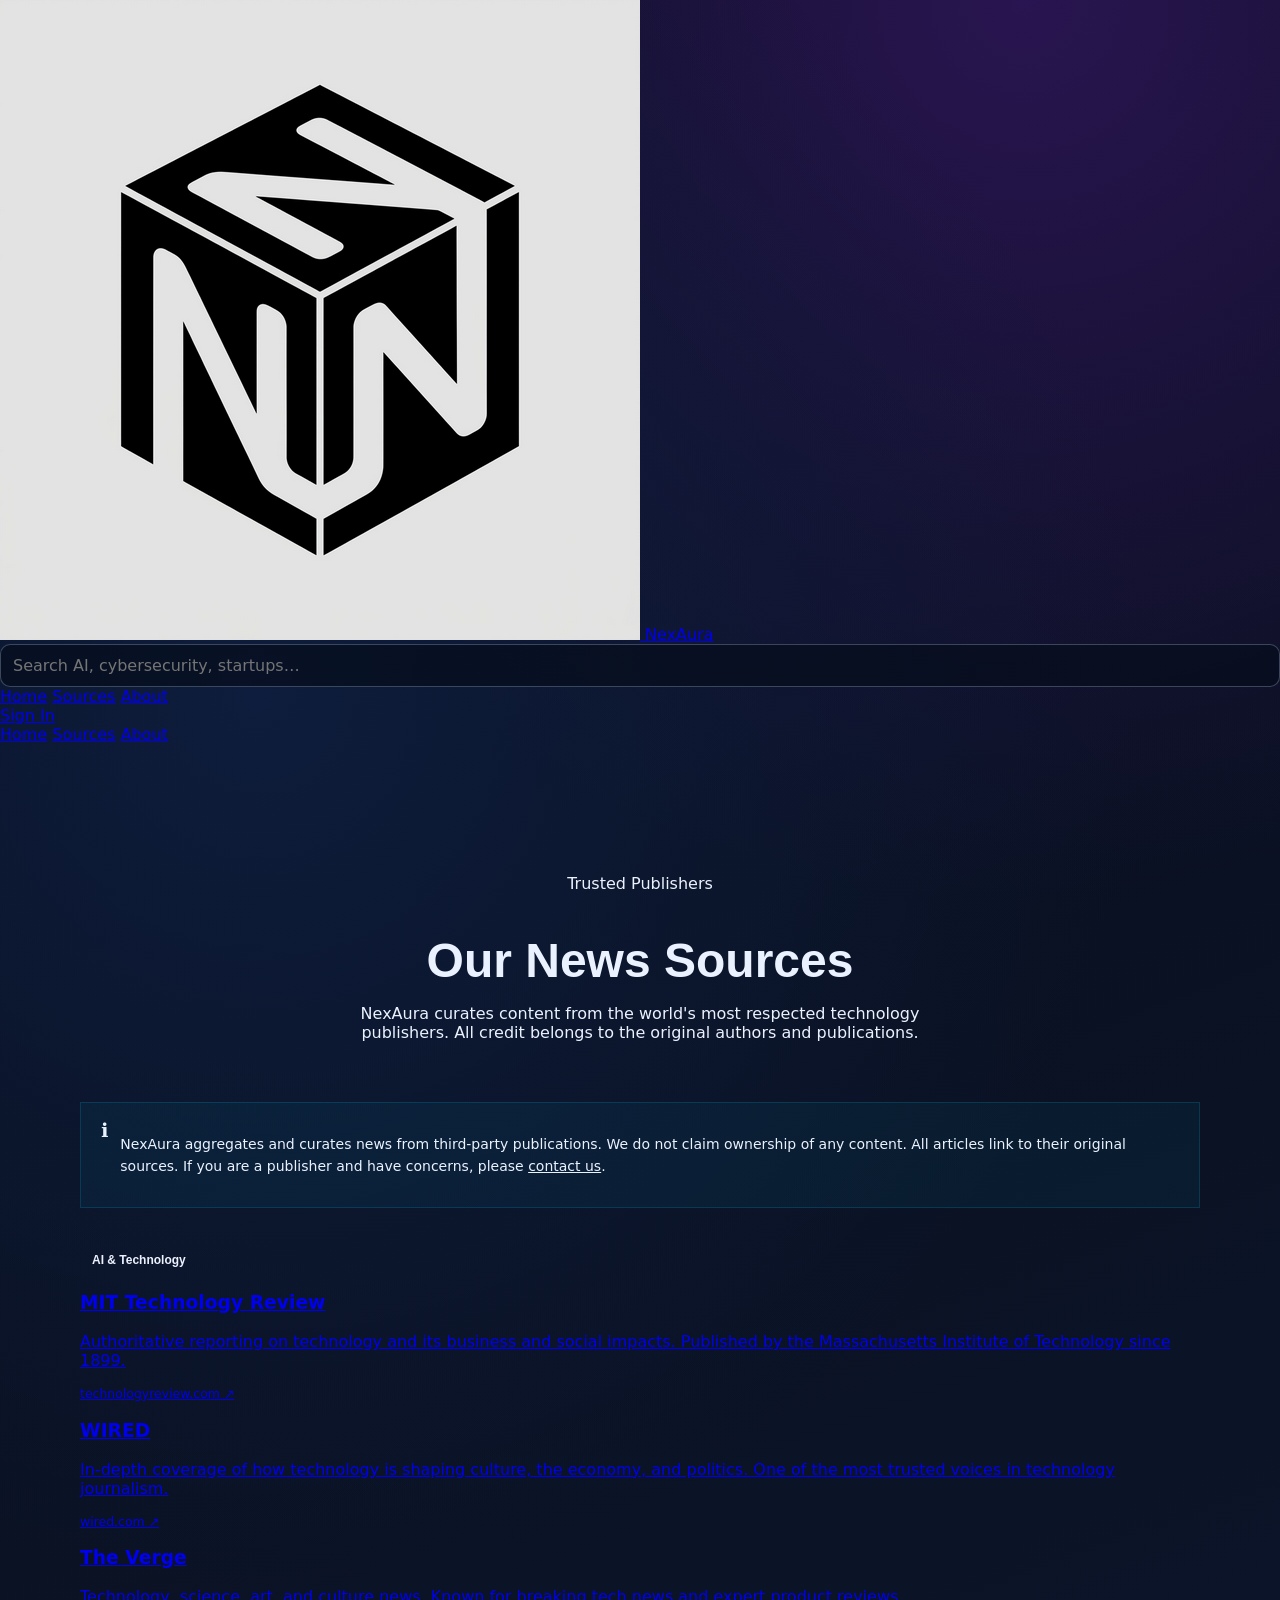
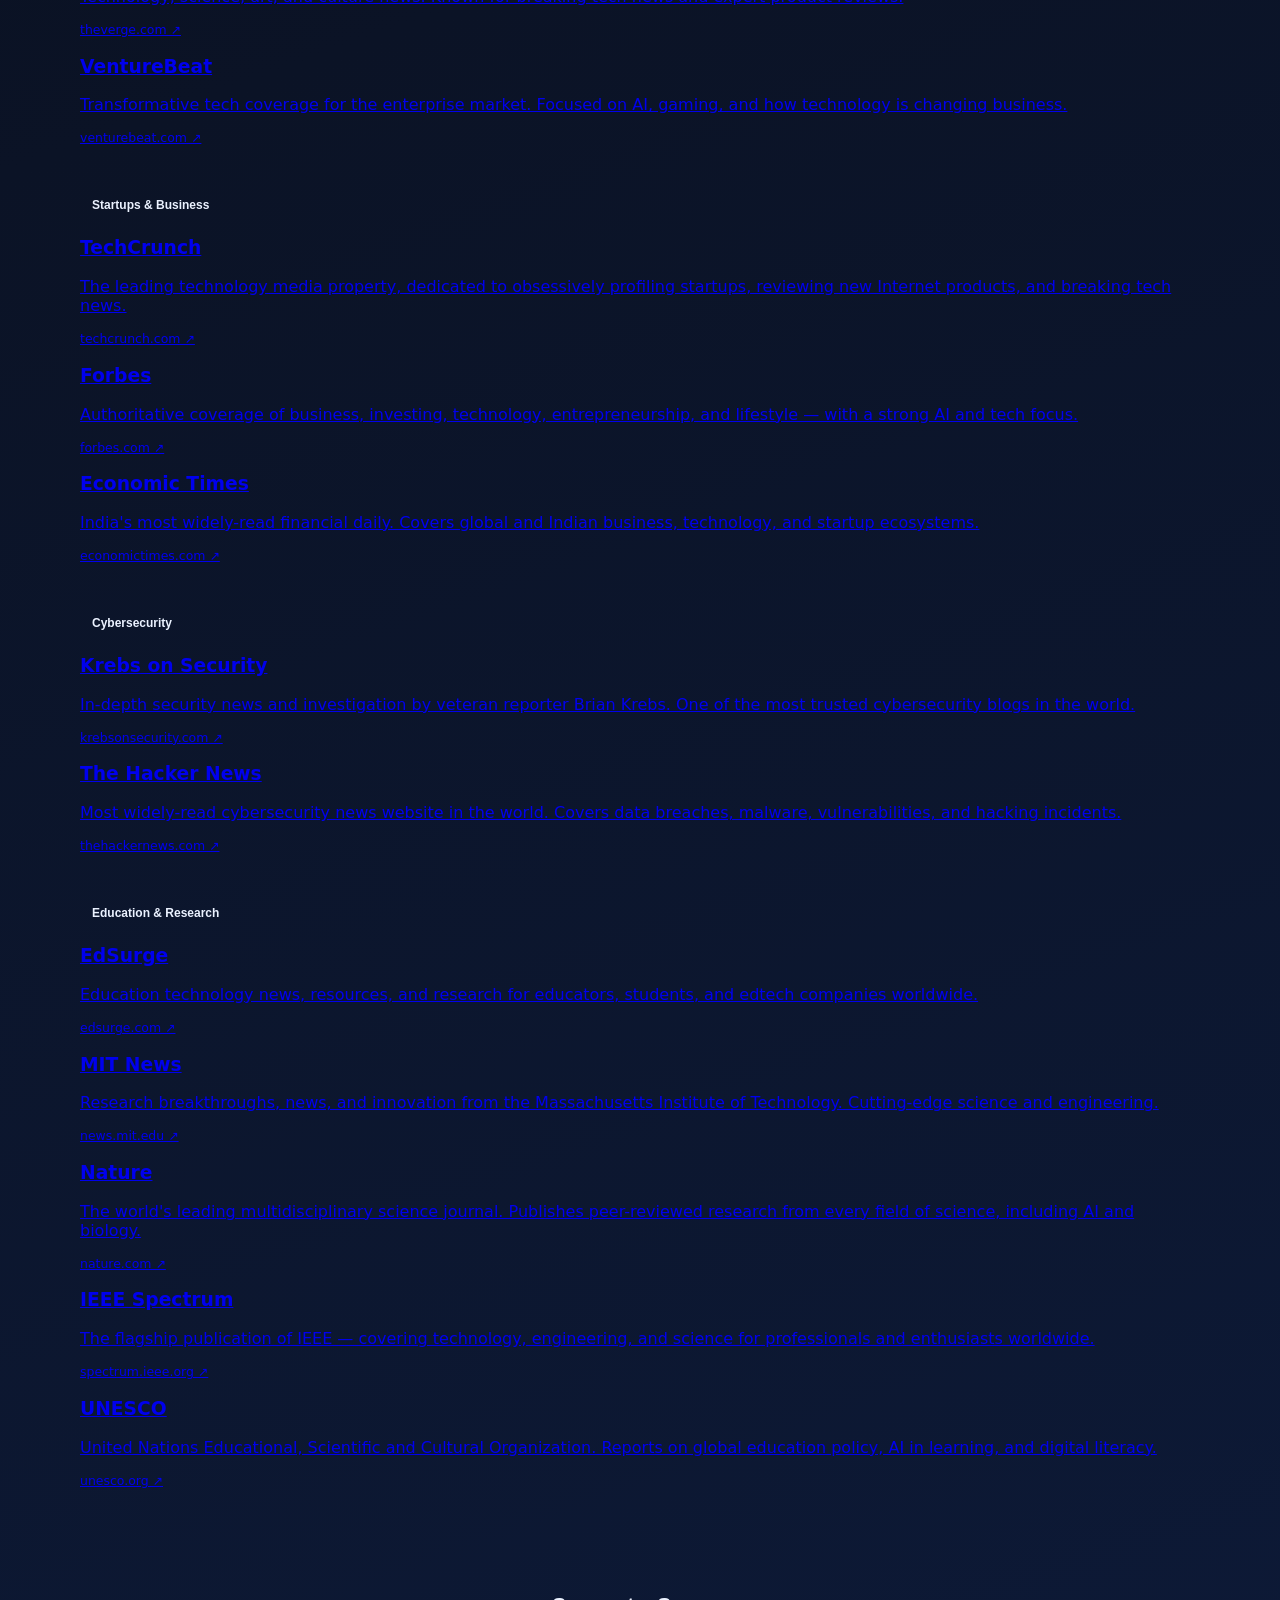
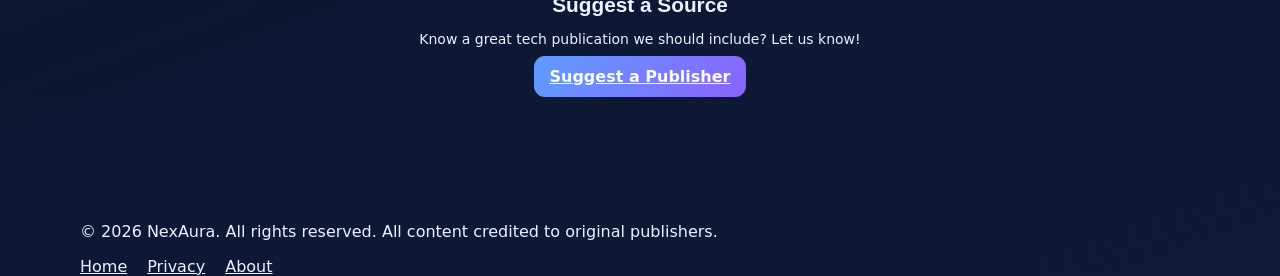
<file: sources.html>
﻿<!DOCTYPE html>
<html lang="en">

<head>
    <meta charset="UTF-8" />
    <meta name="viewport" content="width=device-width, initial-scale=1.0" />
    <title>News Sources – NexAura</title>
    <meta name="description"
        content="Explore the trusted news sources that power NexAura's AI and tech intelligence feed." />
    <link rel="icon" href="assets/logo.png" type="image/png" />
    <link rel="stylesheet" href="css/style.css" />
</head>

<body>
    <!-- Animated Background -->
    <div class="bg-streaks" aria-hidden="true">
        <div class="bg-streak"></div>
        <div class="bg-streak"></div>
        <div class="bg-streak"></div>
        <div class="bg-streak"></div>
        <div class="bg-streak"></div>
        <div class="bg-streak"></div>
        <div class="bg-streak"></div>
        <div class="bg-streak"></div>
    </div>

    <!-- Navbar -->
    <nav class="navbar" id="navbar">
        <a class="nav-logo" href="index.html">
            <img src="assets/logo.png" alt="NexAura Logo" />
            <span class="nav-logo-text">NexAura</span>
        </a>

        <!-- Desktop Search -->
        <div class="nav-search">
            <span class="search-icon"></span>
            <input type="text" class="search-input" placeholder="Search AI, cybersecurity, startups…"
                autocomplete="off" />
            <div class="search-results-dropdown" id="searchDropdown"></div>
        </div>

        <!-- Desktop Nav -->
        <div class="nav-links nav-links-desktop">
            <a href="index.html" class="nav-link">Home</a>
            <a href="sources.html" class="nav-link active">Sources</a>
            <a href="about.html" class="nav-link">About</a>
        </div>

        <a href="login.html" class="btn-login" id="navLoginBtn">
            <span></span> Sign In
        </a>
        <div class="hamburger" id="hamburger"><span></span><span></span><span></span></div>
    </nav>
    <div class="mobile-nav" id="mobileNav">
        <a href="index.html" class="nav-link"> Home</a>
        <a href="sources.html" class="nav-link active"> Sources</a>
        <a href="about.html" class="nav-link"> About</a>
    </div>
    <!-- Hero -->
    <section style="padding:130px 24px 60px;text-align:center;position:relative;z-index:1;">
        <div class="container">
            <div class="hero-badge"><span class="dot"></span> Trusted Publishers</div>
            <h1
                style="font-family:'Space Grotesk',sans-serif;font-size:clamp(2rem,4vw,3rem);font-weight:700;margin-bottom:16px;">
                Our <span class="gradient-text">News Sources</span>
            </h1>
            <p style="color:var(--text-secondary);font-size:1rem;max-width:560px;margin:0 auto;">
                NexAura curates content from the world's most respected technology publishers. All credit belongs to
                the
                original authors and publications.
            </p>
        </div>
    </section>

    <!-- Sources Grid -->
    <main class="container relative" style="padding-bottom:80px;">

        <!-- Disclaimer -->
        <div style="background:rgba(0,212,255,0.05);border:1px solid rgba(0,212,255,0.15);border-radius:var(--radius-md);
      padding:16px 20px;margin-bottom:40px;display:flex;align-items:flex-start;gap:12px;">
            <span style="font-size:1.2rem;flex-shrink:0;">ℹ️</span>
            <p style="font-size:0.875rem;color:var(--text-secondary);line-height:1.6;">
                NexAura aggregates and curates news from third-party publications. We do not claim ownership of any
                content. All articles link to their original sources. If you are a publisher and have concerns,
                please
                <a href="mailto:hello@nexaura.ai" style="color:var(--accent-blue);">contact us</a>.
            </p>
        </div>

        <!-- AI & Technology -->
        <h2 style="font-family:'Space Grotesk',sans-serif;font-size:1.3rem;font-weight:700;margin-bottom:20px;
      display:flex;align-items:center;gap:10px;">
            <span class="cat-badge ai" style="font-size:0.75rem;padding:5px 12px;"> AI & Technology</span>
        </h2>
        <div class="sources-grid" style="margin-bottom:48px;">
            <a href="https://technologyreview.com" target="_blank" rel="noopener" class="source-card">
                <h3>MIT Technology Review</h3>
                <p>Authoritative reporting on technology and its business and social impacts. Published by the
                    Massachusetts Institute of Technology since 1899.</p>
                <div style="margin-top:14px;font-size:0.78rem;color:var(--accent-blue);">technologyreview.com ↗
                </div>
            </a>
            <a href="https://wired.com" target="_blank" rel="noopener" class="source-card">
                <h3>WIRED</h3>
                <p>In-depth coverage of how technology is shaping culture, the economy, and politics. One of the
                    most
                    trusted voices in technology journalism.</p>
                <div style="margin-top:14px;font-size:0.78rem;color:var(--accent-blue);">wired.com ↗</div>
            </a>
            <a href="https://theverge.com" target="_blank" rel="noopener" class="source-card">
                <h3>The Verge</h3>
                <p>Technology, science, art, and culture news. Known for breaking tech news and expert product
                    reviews.
                </p>
                <div style="margin-top:14px;font-size:0.78rem;color:var(--accent-blue);">theverge.com ↗</div>
            </a>
            <a href="https://venturebeat.com" target="_blank" rel="noopener" class="source-card">
                <h3>VentureBeat</h3>
                <p>Transformative tech coverage for the enterprise market. Focused on AI, gaming, and how technology
                    is
                    changing business.</p>
                <div style="margin-top:14px;font-size:0.78rem;color:var(--accent-blue);">venturebeat.com ↗</div>
            </a>
        </div>

        <!-- Startups & Business -->
        <h2 style="font-family:'Space Grotesk',sans-serif;font-size:1.3rem;font-weight:700;margin-bottom:20px;
      display:flex;align-items:center;gap:10px;">
            <span class="cat-badge startups" style="font-size:0.75rem;padding:5px 12px;"> Startups & Business</span>
        </h2>
        <div class="sources-grid" style="margin-bottom:48px;">
            <a href="https://techcrunch.com" target="_blank" rel="noopener" class="source-card">
                <h3>TechCrunch</h3>
                <p>The leading technology media property, dedicated to obsessively profiling startups, reviewing new
                    Internet products, and breaking tech news.</p>
                <div style="margin-top:14px;font-size:0.78rem;color:var(--accent-blue);">techcrunch.com ↗</div>
            </a>
            <a href="https://forbes.com" target="_blank" rel="noopener" class="source-card">
                <h3>Forbes</h3>
                <p>Authoritative coverage of business, investing, technology, entrepreneurship, and lifestyle — with
                    a
                    strong AI and tech focus.</p>
                <div style="margin-top:14px;font-size:0.78rem;color:var(--accent-blue);">forbes.com ↗</div>
            </a>
            <a href="https://economictimes.com" target="_blank" rel="noopener" class="source-card">
                <h3>Economic Times</h3>
                <p>India's most widely-read financial daily. Covers global and Indian business, technology, and
                    startup
                    ecosystems.</p>
                <div style="margin-top:14px;font-size:0.78rem;color:var(--accent-blue);">economictimes.com ↗</div>
            </a>
        </div>

        <!-- Cybersecurity -->
        <h2 style="font-family:'Space Grotesk',sans-serif;font-size:1.3rem;font-weight:700;margin-bottom:20px;
      display:flex;align-items:center;gap:10px;">
            <span class="cat-badge cybersecurity" style="font-size:0.75rem;padding:5px 12px;"> Cybersecurity</span>
        </h2>
        <div class="sources-grid" style="margin-bottom:48px;">
            <a href="https://krebsonsecurity.com" target="_blank" rel="noopener" class="source-card">
                <h3>Krebs on Security</h3>
                <p>In-depth security news and investigation by veteran reporter Brian Krebs. One of the most trusted
                    cybersecurity blogs in the world.</p>
                <div style="margin-top:14px;font-size:0.78rem;color:var(--accent-blue);">krebsonsecurity.com ↗</div>
            </a>
            <a href="https://thehackernews.com" target="_blank" rel="noopener" class="source-card">
                <h3>The Hacker News</h3>
                <p>Most widely-read cybersecurity news website in the world. Covers data breaches, malware,
                    vulnerabilities, and hacking incidents.</p>
                <div style="margin-top:14px;font-size:0.78rem;color:var(--accent-blue);">thehackernews.com ↗</div>
            </a>
        </div>

        <!-- Education & Research -->
        <h2 style="font-family:'Space Grotesk',sans-serif;font-size:1.3rem;font-weight:700;margin-bottom:20px;
      display:flex;align-items:center;gap:10px;">
            <span class="cat-badge education" style="font-size:0.75rem;padding:5px 12px;"> Education &
                Research</span>
        </h2>
        <div class="sources-grid" style="margin-bottom:48px;">
            <a href="https://edsurge.com" target="_blank" rel="noopener" class="source-card">
                <h3>EdSurge</h3>
                <p>Education technology news, resources, and research for educators, students, and edtech companies
                    worldwide.</p>
                <div style="margin-top:14px;font-size:0.78rem;color:var(--accent-blue);">edsurge.com ↗</div>
            </a>
            <a href="https://news.mit.edu" target="_blank" rel="noopener" class="source-card">
                <h3>MIT News</h3>
                <p>Research breakthroughs, news, and innovation from the Massachusetts Institute of Technology.
                    Cutting-edge science and engineering.</p>
                <div style="margin-top:14px;font-size:0.78rem;color:var(--accent-blue);">news.mit.edu ↗</div>
            </a>
            <a href="https://nature.com" target="_blank" rel="noopener" class="source-card">
                <h3>Nature</h3>
                <p>The world's leading multidisciplinary science journal. Publishes peer-reviewed research from
                    every
                    field of science, including AI and biology.</p>
                <div style="margin-top:14px;font-size:0.78rem;color:var(--accent-blue);">nature.com ↗</div>
            </a>
            <a href="https://spectrum.ieee.org" target="_blank" rel="noopener" class="source-card">
                <h3>IEEE Spectrum</h3>
                <p>The flagship publication of IEEE — covering technology, engineering, and science for
                    professionals
                    and enthusiasts worldwide.</p>
                <div style="margin-top:14px;font-size:0.78rem;color:var(--accent-blue);">spectrum.ieee.org ↗</div>
            </a>
            <a href="https://unesco.org" target="_blank" rel="noopener" class="source-card">
                <h3>UNESCO</h3>
                <p>United Nations Educational, Scientific and Cultural Organization. Reports on global education
                    policy,
                    AI in learning, and digital literacy.</p>
                <div style="margin-top:14px;font-size:0.78rem;color:var(--accent-blue);">unesco.org ↗</div>
            </a>
        </div>

        <!-- Submit Source -->
        <div
            style="text-align:center;padding:40px;background:var(--bg-glass);border:1px solid var(--border-glass);border-radius:var(--radius-xl);">
            <h2 style="font-family:'Space Grotesk',sans-serif;font-size:1.3rem;font-weight:700;margin-bottom:10px;">
                Suggest a Source
            </h2>
            <p style="color:var(--text-muted);font-size:0.875rem;margin-bottom:20px;">
                Know a great tech publication we should include? Let us know!
            </p>
            <a href="mailto:sources@nexaura.ai?subject=Source Suggestion" class="btn btn-primary">
                Suggest a Publisher
            </a>
        </div>
    </main>

    <!-- Footer -->
    <footer class="footer">
        <div class="container">
            <div class="footer-bottom">
                <p>© 2026 NexAura. All rights reserved. All content credited to original publishers.</p>
                <div style="display:flex;gap:20px;">
                    <a href="index.html" style="color:var(--accent-blue);">Home</a>
                    <a href="privacy.html" style="color:var(--text-muted);">Privacy</a>
                    <a href="about.html" style="color:var(--text-muted);">About</a>
                </div>
            </div>
        </div>
    </footer>

    <script src="js/main.js"></script>
    <script src="js/news.js"></script>
</body>

</html>
</file>
<file: css/style.css>
:root {
  --bg: #060b16;
  --panel: rgba(14, 21, 37, 0.5);
  --line: rgba(255, 255, 255, 0.14);
  --text: #ebf2ff;
  --muted: #9fb2d9;
  --primary: #66a3ff;
  --accent: #8d5bff;
  --success: #2ad39b;
  --warn: #ffb454;
  --danger: #ff6278;
}

* {
  box-sizing: border-box;
}

html,
body {
  margin: 0;
  min-height: 100%;
  font-family: "Inter", "Segoe UI", system-ui, sans-serif;
  color: var(--text);
  background: radial-gradient(circle at 20% 20%, #0e1d3d 0, transparent 30%),
    radial-gradient(circle at 80% 0%, #291551 0, transparent 25%),
    linear-gradient(160deg, #060b16 0%, #0b1326 45%, #0d1a38 100%);
  overflow-x: hidden;
}

.container {
  width: min(1120px, 92%);
  margin: 0 auto;
}

.bg-grid {
  position: fixed;
  inset: 0;
  background-image: linear-gradient(to right, rgba(255, 255, 255, 0.03) 1px, transparent 1px),
    linear-gradient(to bottom, rgba(255, 255, 255, 0.03) 1px, transparent 1px);
  background-size: 36px 36px;
  pointer-events: none;
}

.bg-orb {
  position: fixed;
  border-radius: 50%;
  filter: blur(70px);
  pointer-events: none;
  opacity: .6;
}

.orb-one {
  width: 280px;
  height: 280px;
  background: #5078ff;
  top: -70px;
  left: -40px;
}

.orb-two {
  width: 320px;
  height: 320px;
  background: #9f5bff;
  right: -100px;
  bottom: -80px;
}

.glass-card {
  background: var(--panel);
  border: 1px solid var(--line);
  border-radius: 18px;
  backdrop-filter: blur(16px);
  -webkit-backdrop-filter: blur(16px);
  box-shadow: inset 0 1px 0 rgba(255, 255, 255, 0.12), 0 20px 40px rgba(0, 0, 0, 0.3);
}

.entry-overlay {
  position: fixed;
  inset: 0;
  z-index: 20;
  display: grid;
  place-items: center;
  background: radial-gradient(circle at top, rgba(80, 120, 255, .25), transparent 40%), rgba(3, 6, 12, .92);
}

.entry-scene {
  width: min(700px, 92%);
  text-align: center;
  padding: 2rem;
}

.entry-tag {
  letter-spacing: .2rem;
  text-transform: uppercase;
  color: #b8cbff;
  font-size: .8rem;
}

.entry-scene h1 {
  margin: .6rem auto .5rem;
  max-width: 620px;
  font-size: clamp(1.8rem, 5vw, 3.1rem);
  line-height: 1.15;
  text-shadow: 0 10px 35px rgba(0, 0, 0, .4);
}

.entry-text {
  color: #b9c7e6;
  margin-bottom: 1.2rem;
}

.logo-3d-wrap {
  perspective: 900px;
  width: 120px;
  height: 120px;
  margin: 0 auto;
}

.logo-3d {
  width: 100%;
  height: 100%;
  position: relative;
  transform-style: preserve-3d;
  animation: spinCube 7s linear infinite;
}

.face {
  position: absolute;
  inset: 0;
  display: grid;
  place-items: center;
  border: 1px solid rgba(255, 255, 255, .35);
  border-radius: 16px;
  background: linear-gradient(140deg, rgba(102, 163, 255, .38), rgba(141, 91, 255, .38));
  font-weight: 700;
  letter-spacing: .08rem;
}

.front {
  transform: translateZ(60px);
}

.back {
  transform: rotateY(180deg) translateZ(60px);
}

.right {
  transform: rotateY(90deg) translateZ(60px);
}

.left {
  transform: rotateY(-90deg) translateZ(60px);
}

.top {
  transform: rotateX(90deg) translateZ(60px);
}

.bottom {
  transform: rotateX(-90deg) translateZ(60px);
}

@keyframes spinCube {
  0% {
    transform: rotateX(0) rotateY(0);
  }

  50% {
    transform: rotateX(180deg) rotateY(180deg);
  }

  100% {
    transform: rotateX(360deg) rotateY(360deg);
  }
}

.auth-modal {
  position: fixed;
  inset: 0;
  display: grid;
  place-items: center;
  z-index: 19;
  background: rgba(6, 11, 22, .68);
}

.auth-card {
  width: min(420px, 92%);
  padding: 1.2rem;
}

.topbar {
  margin: 1rem auto 0;
  width: min(1120px, 92%);
  padding: .9rem;
}

.topbar-inner {
  display: flex;
  justify-content: space-between;
  align-items: center;
  gap: 1rem;
  flex-wrap: wrap;
}

.brand-wrap {
  display: flex;
  align-items: center;
  gap: .75rem;
}

.brand-logo {
  width: 54px;
  height: 54px;
}

.badge {
  margin: 0;
  color: #b8cbff;
  font-size: .8rem;
}

.brand-title {
  margin: .1rem 0;
}

.subtitle,
.muted,
.hint {
  color: var(--muted);
}

.layout {
  display: grid;
  gap: 1rem;
  padding: 1rem 0 2rem;
}

.stats-grid {
  display: grid;
  grid-template-columns: repeat(3, 1fr);
  gap: .8rem;
  padding: 1rem;
}

.stats-grid article {
  border: 1px solid var(--line);
  border-radius: 14px;
  padding: .8rem;
  background: rgba(8, 14, 26, 0.45);
}

.stats-grid h3 {
  margin: 0;
  font-size: .9rem;
  color: #b8cbff;
}

.stat-value {
  font-size: 1.8rem;
  margin: .5rem 0 0;
  font-weight: 700;
}

.stat-value.small {
  font-size: 1rem;
  line-height: 1.4;
}

.form-grid {
  display: grid;
  grid-template-columns: 1fr 1fr;
  gap: .8rem;
}

.single-col {
  grid-template-columns: 1fr;
}

.form-grid .full {
  grid-column: 1 / -1;
}

label {
  display: grid;
  gap: .4rem;
  font-size: .9rem;
  color: #d2e2ff;
}

input,
textarea,
select,
button {
  font: inherit;
}

input,
textarea,
select {
  width: 100%;
  padding: .68rem .75rem;
  border-radius: 10px;
  border: 1px solid rgba(177, 197, 233, 0.3);
  background: rgba(7, 14, 28, 0.7);
  color: var(--text);
}

.btn {
  border: 0;
  border-radius: 11px;
  cursor: pointer;
  padding: .7rem 1rem;
  font-weight: 600;
}

.btn-primary {
  color: #f8fbff;
  background: linear-gradient(130deg, #5e9dff, #8b63ff);
}

.btn-ghost {
  color: #d5e5ff;
  background: transparent;
  border: 1px solid rgba(177, 197, 233, 0.35);
}

.list-head {
  display: flex;
  justify-content: space-between;
  gap: .8rem;
  align-items: center;
  flex-wrap: wrap;
}

.controls {
  display: flex;
  gap: .5rem;
  align-items: center;
}

.issue-list,
.rating-list,
.top-problems {
  display: grid;
  gap: .8rem;
  margin-top: .8rem;
}

.issue-item,
.rating-item,
.top-item {
  border: 1px solid var(--line);
  border-radius: 14px;
  background: rgba(6, 12, 22, 0.58);
  padding: .8rem;
}

.issue-item {
  transition: transform .2s ease;
}

.issue-item:hover {
  transform: translateY(-2px) scale(1.003);
}

.issue-top {
  display: flex;
  justify-content: space-between;
  align-items: flex-start;
  gap: .6rem;
}

.issue-title {
  margin: 0;
}

.issue-meta {
  margin: .2rem 0 0;
  font-size: .86rem;
  color: var(--muted);
}

.issue-desc {
  margin: .55rem 0;
}

.issue-actions {
  display: flex;
  gap: .5rem;
  flex-wrap: wrap;
  align-items: center;
}

.vote-chip,
.pill,
.severity {
  font-size: .78rem;
  border-radius: 999px;
  padding: .2rem .6rem;
  font-weight: 700;
}

.vote-chip {
  color: #d7ebff;
  background: rgba(96, 165, 250, .2);
}

.pill.open {
  background: rgba(84, 146, 255, .25);
}

.pill.progress {
  background: rgba(255, 180, 84, .2);
}

.pill.resolved {
  background: rgba(42, 211, 155, .2);
}

.severity.low {
  background: rgba(96, 165, 250, .2);
}

.severity.medium {
  background: rgba(255, 180, 84, .22);
}

.severity.high {
  background: rgba(255, 98, 120, .25);
}

.alarm {
  border: 1px solid rgba(255, 98, 120, .6);
  background: rgba(255, 98, 120, .12);
  color: #ffd7dd;
  padding: .7rem;
  border-radius: 12px;
  margin-top: .8rem;
}

.hidden {
  display: none !important;
}

.logo-line {
  display: flex;
  align-items: center;
  gap: .6rem;
}

.session-info {
  color: #cfe0ff;
  font-size: .9rem;
}

.empty {
  color: var(--muted);
  font-style: italic;
}

@media (max-width: 850px) {
  .stats-grid {
    grid-template-columns: 1fr;
  }

  .form-grid {
    grid-template-columns: 1fr;
  }
}
</file>
